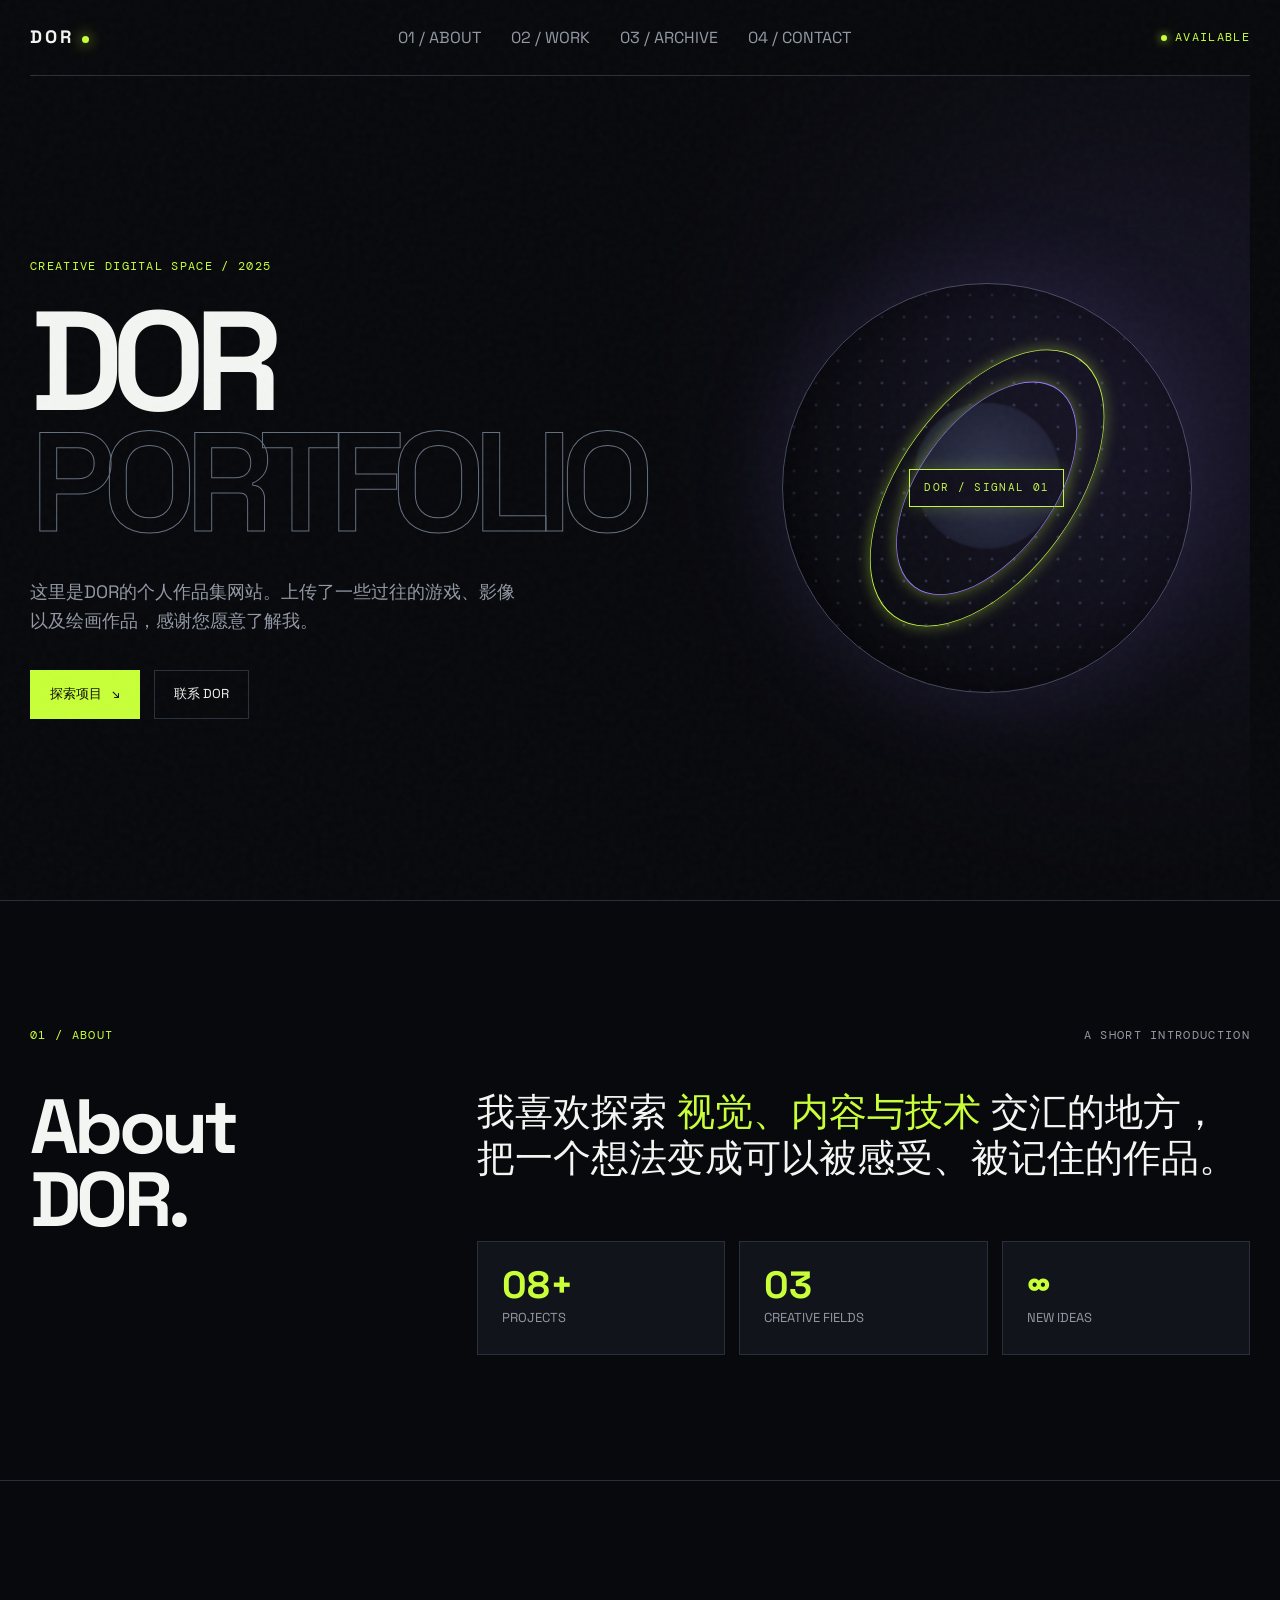
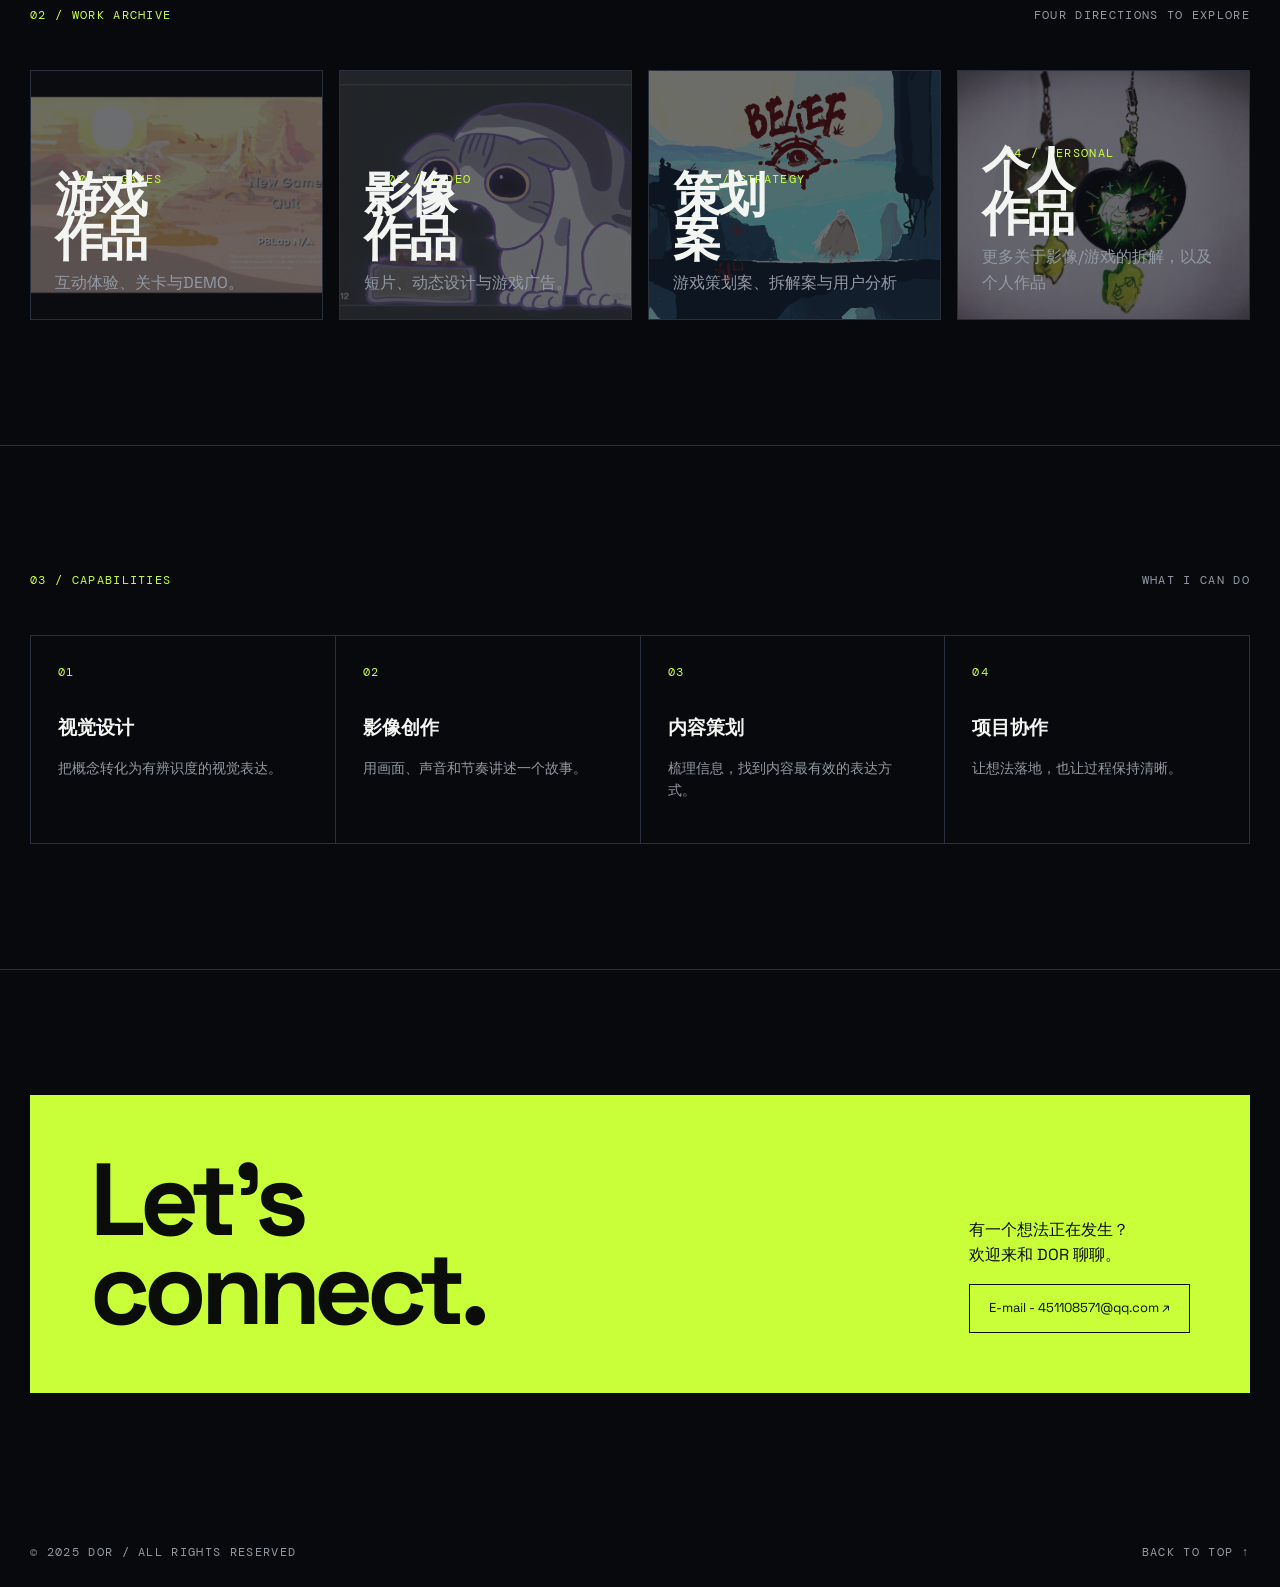
<file: index.html>
<!DOCTYPE html>
<html lang="zh-CN"><head><meta http-equiv="Content-Type" content="text/html; charset=UTF-8">

<meta name="viewport" content="width=device-width, initial-scale=1">
<meta name="description" content="DOR-作品展示主页">
<title>DOR - Portfolio 2026</title>
<style>
@import url('https://fonts.googleapis.com/css2?family=DM+Mono:wght@400;500&family=Space+Grotesk:wght@400;500;600;700&display=swap');
:root{--bg:#08090c;--panel:#11141a;--panel2:#171b23;--text:#f3f5f2;--muted:#9299a5;--line:#2a303b;--lime:#c8ff39;--violet:#9b7cff;--cyan:#67e8f9;--max:1220px}
*{box-sizing:border-box}html{scroll-behavior:smooth}body{margin:0;background:var(--bg);color:var(--text);font-family:'Space Grotesk',Arial,sans-serif;line-height:1.6;overflow-x:hidden}a{color:inherit;text-decoration:none}.noise{position:fixed;inset:0;pointer-events:none;opacity:.035;z-index:10;background-image:url("data:image/svg+xml,%3Csvg viewBox='0 0 160 160' xmlns='http://www.w3.org/2000/svg'%3E%3Cfilter id='n'%3E%3CfeTurbulence type='fractalNoise' baseFrequency='.9' numOctaves='4' stitchTiles='stitch'/%3E%3C/filter%3E%3Crect width='100%25' height='100%25' filter='url(%23n)' opacity='.75'/%3E%3C/svg%3E")}.container{width:min(calc(100% - 48px),var(--max));margin:auto}.mono{font-family:'DM Mono',monospace;text-transform:uppercase;letter-spacing:.11em;font-size:12px}.nav{height:76px;border-bottom:1px solid var(--line);display:flex;align-items:center;justify-content:space-between;position:relative;z-index:2}.brand{font-weight:700;letter-spacing:.18em;font-size:18px}.brand i{display:inline-block;width:7px;height:7px;background:var(--lime);border-radius:50%;margin-left:7px;box-shadow:0 0 14px var(--lime)}.navlinks{display:flex;gap:30px;color:var(--muted)}.navlinks a:hover{color:var(--lime)}.status{color:var(--lime);display:flex;align-items:center;gap:8px}.status:before{content:'';width:6px;height:6px;border-radius:50%;background:var(--lime);box-shadow:0 0 10px var(--lime)}
.hero{min-height:calc(100vh - 76px);display:grid;grid-template-columns:1.1fr .9fr;align-items:center;gap:50px;position:relative;overflow:hidden}.hero:after{content:'';position:absolute;width:480px;height:480px;border-radius:50%;right:-130px;top:10%;background:var(--violet);filter:blur(140px);opacity:.16;pointer-events:none}.eyebrow{color:var(--lime);margin-bottom:25px}.hero h1{font-size:clamp(64px,11vw,156px);line-height:.86;letter-spacing:-.09em;margin:0 0 35px;font-weight:600;max-width:730px}.hero h1 span{color:transparent;-webkit-text-stroke:1px #65707f}.hero-copy{max-width:500px;color:var(--muted);font-size:18px}.hero-actions{display:flex;gap:14px;margin-top:34px;flex-wrap:wrap}.btn{display:inline-flex;align-items:center;gap:10px;padding:13px 19px;border:1px solid var(--line);font-size:13px;transition:.25s}.btn.primary{background:var(--lime);border-color:var(--lime);color:#0b0d0b}.btn:hover{transform:translateY(-3px);box-shadow:0 0 24px #c8ff3940}.orb{width:min(100%,410px);aspect-ratio:1;border:1px solid #424958;border-radius:50%;margin:auto;position:relative;display:grid;place-items:center;background:radial-gradient(circle at 50% 47%,#272e3c 0 4%,#151a24 24%,transparent 25%),radial-gradient(circle,#242b38 0 1px,transparent 2px);background-size:auto,22px 22px;box-shadow:inset 0 0 60px #000,0 0 100px #9b7cff22}.orb:before,.orb:after{content:'';position:absolute;border:1px solid var(--lime);border-radius:50%;inset:11%;transform:rotate(36deg) scaleX(.55);box-shadow:0 0 20px #c8ff3966}.orb:after{inset:20%;border-color:var(--violet);transform:rotate(-54deg) scaleY(.55)}.orb-label{position:absolute;background:var(--bg);padding:9px 14px;color:var(--lime);border:1px solid var(--lime);font-size:11px;letter-spacing:.12em;box-shadow:0 0 18px #c8ff3933}
.section{padding:125px 0;border-top:1px solid var(--line)}.section-head{display:flex;justify-content:space-between;align-items:flex-end;margin-bottom:45px}.section h2{font-size:clamp(38px,6vw,78px);letter-spacing:-.06em;line-height:.95;margin:0}.section-index{color:var(--lime)}.intro{display:grid;grid-template-columns:1fr 2fr;gap:60px}.intro p{font-size:clamp(22px,3vw,38px);line-height:1.2;margin:0;max-width:780px}.intro p em{color:var(--lime);font-style:normal}.stats{display:grid;grid-template-columns:repeat(3,1fr);gap:14px;margin-top:60px}.stat{border:1px solid var(--line);padding:24px;background:var(--panel)}.stat strong{font-size:38px;display:block;color:var(--lime);line-height:1}.stat span{color:var(--muted);font-size:13px}
.work-grid{display:grid;grid-template-columns:1.35fr .85fr;gap:16px}.work-card{min-height:360px;background:var(--panel);border:1px solid var(--line);position:relative;overflow:hidden;padding:25px;display:flex;flex-direction:column;justify-content:space-between;transition:.3s}.work-card:hover{border-color:var(--lime);transform:translateY(-5px)}.work-card.large{grid-row:span 2;min-height:736px}.visual{position:absolute;inset:0;opacity:.72;background:radial-gradient(circle at 70% 35%,#9b7cffaa 0 2%,transparent 24%),linear-gradient(135deg,#131825,#090a0e 65%)}.work-card:nth-child(2) .visual{background:radial-gradient(circle at 30% 45%,#c8ff39aa 0 1%,transparent 20%),linear-gradient(145deg,#26331e,#0b0e0d 70%)}.work-card:nth-child(3) .visual{background:linear-gradient(135deg,#152c36,#11141a 54%),repeating-linear-gradient(120deg,transparent 0 15px,#67e8f922 16px 17px)}.work-card:after{content:'↗';position:absolute;right:25px;bottom:20px;font-size:28px;color:var(--lime)}.work-meta,.work-title{position:relative;z-index:1}.work-meta{display:flex;justify-content:space-between;color:#d1d5dc}.work-title h3{font-size:clamp(28px,4vw,54px);letter-spacing:-.06em;margin:0 0 6px}.work-title p{color:#bdc3cb;margin:0;max-width:390px}.play{display:inline-grid;place-items:center;width:48px;height:48px;border:1px solid var(--lime);color:var(--lime);border-radius:50%;font-size:16px}
.skills{display:grid;grid-template-columns:repeat(4,1fr);gap:1px;background:var(--line);border:1px solid var(--line)}.skill{background:var(--bg);padding:27px;min-height:180px}.skill b{font-size:19px}.skill p{color:var(--muted);font-size:14px}.skill-no{color:var(--lime);display:block;margin-bottom:30px}.contact{background:var(--lime);color:#0b0d0b;padding:60px;display:flex;justify-content:space-between;gap:30px;align-items:end}.contact h2{font-size:clamp(42px,8vw,105px);margin:0;line-height:.87}.contact .btn{border-color:#0b0d0b;color:#0b0d0b}.footer{padding:25px 0;color:var(--muted);display:flex;justify-content:space-between}.mobile-toggle{display:none;background:none;border:0;color:var(--text);font-size:22px}
@media(max-width:800px){.container{width:min(calc(100% - 30px),var(--max))}.navlinks{display:none}.mobile-toggle{display:block}.navlinks.open{display:flex;position:absolute;top:76px;left:0;right:0;background:var(--bg);padding:20px;flex-direction:column;border-bottom:1px solid var(--line)}.status{display:none}.hero{grid-template-columns:1fr;padding:80px 0 100px;min-height:auto}.hero h1{font-size:clamp(64px,20vw,120px)}.orb{width:min(82vw,350px);margin-top:20px}.section{padding:80px 0}.intro{grid-template-columns:1fr;gap:25px}.stats{margin-top:35px}.work-grid{grid-template-columns:1fr}.work-card.large{grid-row:auto;min-height:480px}.work-card{min-height:330px}.skills{grid-template-columns:1fr 1fr}.skill{min-height:160px;padding:18px}.contact{padding:35px 25px;display:block}.contact .btn{margin-top:28px}.footer{font-size:11px}}
@media(max-width:460px){.skills{grid-template-columns:1fr}.hero-copy{font-size:16px}.section-head{display:block}.section-index{display:block;margin-bottom:18px}}

.category-grid{display:grid;grid-template-columns:repeat(4,1fr);gap:16px}.category-card{min-height:250px;background:var(--panel);border:1px solid var(--line);position:relative;overflow:hidden;padding:24px;display:flex;flex-direction:column;justify-content:flex-end;transition:.3s}.category-card:hover{border-color:var(--lime);transform:translateY(-5px)}.category-card h3{font-size:clamp(28px,4vw,48px);line-height:.92;letter-spacing:-.06em;margin:8px 0}.category-card p{color:var(--muted);margin:0}.category-no{color:var(--lime);position:absolute;left:24px;top:24px}.category-card>.category-cover{position:absolute;inset:0;width:100%;height:100%;object-fit:cover;opacity:.38;filter:saturate(.72) contrast(1.08);z-index:0}.category-card>*:not(.category-cover){position:relative;z-index:1}.category-view{display:none;padding:110px 0 130px;border-top:1px solid var(--line)}.category-view.is-active{display:block}.view-top{display:flex;justify-content:space-between;align-items:flex-end;gap:40px;margin-bottom:55px}.view-top h1{font-size:clamp(58px,10vw,132px);line-height:.86;letter-spacing:-.08em;margin:14px 0 24px}.view-top h1 span{color:transparent;-webkit-text-stroke:1px #65707f}.view-copy{max-width:560px;color:var(--muted);font-size:18px;margin:0}.view-back{color:var(--lime);white-space:nowrap}.archive-grid{display:grid;grid-template-columns:repeat(3,1fr);gap:16px}.archive-card{min-height:300px;background:var(--panel);border:1px solid var(--line);padding:24px;display:flex;flex-direction:column;justify-content:space-between;transition:.3s}.archive-card:hover{border-color:var(--lime);transform:translateY(-5px)}.archive-card h2{font-size:clamp(26px,3vw,42px);letter-spacing:-.05em;margin:12px 0 8px}.archive-card p{color:var(--muted);margin:0}.archive-tag{color:var(--lime)}.archive-card.placeholder{border-style:dashed;color:var(--muted);justify-content:center;align-items:flex-start;gap:18px}.archive-card.placeholder strong{font-size:64px;line-height:1;color:var(--lime);font-weight:400}.game-media{margin:-24px -24px 22px;aspect-ratio:16/9;background:#050608;overflow:hidden}.game-media video{display:block;width:100%;height:100%;object-fit:cover}.view-note{color:var(--muted);margin:28px 0 0}.archive-card.has-cover{position:relative;overflow:hidden}.archive-card.has-cover .archive-cover{position:absolute;inset:0;width:100%;height:100%;object-fit:cover;opacity:.32;filter:saturate(.8) contrast(1.08)}.archive-card.has-cover>div,.archive-card.has-cover>a{position:relative;z-index:1}
@media(max-width:900px){.category-grid{grid-template-columns:repeat(2,1fr)}.archive-grid{grid-template-columns:repeat(2,1fr)}}@media(max-width:800px){.view-top{display:block}.view-back{display:inline-block;margin-top:24px}}@media(max-width:520px){.category-grid,.archive-grid{grid-template-columns:1fr}.category-card{min-height:200px}.view-top h1{font-size:clamp(52px,16vw,86px)}}
/* The ninth game is a portrait video (642 x 1136), so keep its native frame
   instead of forcing it into the archive's default 16:9 media box. */
.game-media:has(video[poster$="game-9-cover.png"]){aspect-ratio:642/1136}
.game-media:has(video[poster$="game-9-cover.png"]) video{object-fit:contain;background:#050608}
.archive-card:has(video[poster$="game-9-cover.png"]){align-self:start}
.video-media{margin:-24px -24px 22px;aspect-ratio:9/16;background:#050608;overflow:hidden}
.video-media video{display:block;width:100%;height:100%;object-fit:contain;background:#050608}
.video-archive-card{align-self:start}.pdf-archive-card{grid-column:span 2;min-height:420px}.pdf-archive-card .archive-cover{opacity:.42;filter:saturate(.72) contrast(1.08)}.pdf-meta{color:var(--lime)!important;margin-top:18px!important}.pdf-actions{display:flex;gap:12px;flex-wrap:wrap;margin-top:24px}.video-pdf-card{grid-column:span 1;min-height:0;padding:0;overflow:hidden}.video-pdf-card .pdf-cover-media{margin:0;aspect-ratio:9/16;background:#050608;overflow:hidden}.video-pdf-card .pdf-cover-media img{display:block;width:100%;height:100%;object-fit:contain;background:#050608}.video-pdf-card .pdf-info{padding:24px 24px 0}.video-pdf-card .pdf-actions{justify-content:flex-end;margin:22px 24px 24px}
@media(max-width:520px){.pdf-archive-card{grid-column:span 1}}
</style>
</head>
<body>
<div class="noise"></div>
<header class="container nav">
  <a class="brand" href="#top">DOR<i></i></a>
  <nav class="navlinks" id="navlinks"><a href="#about">01 / ABOUT</a><a href="#archive">02 / WORK</a><a href="#archive">03 / ARCHIVE</a><a href="#contact">04 / CONTACT</a></nav>
  <div class="status mono">AVAILABLE</div><button class="mobile-toggle" aria-label="打开菜单" onclick="document.getElementById(&#39;navlinks&#39;).classList.toggle(&#39;open&#39;)">☰</button>
</header>
<main id="top"><div class="home-content" id="home-content">
<section class="container hero"><div><div class="eyebrow mono">CREATIVE DIGITAL SPACE / 2025</div><h1>DOR<br><span>PORTFOLIO</span></h1><p class="hero-copy">这里是DOR的个人作品集网站。上传了一些过往的游戏、影像以及绘画作品，感谢您愿意了解我。</p><div class="hero-actions"><a class="btn primary" href="#archive">探索项目 <span>↘</span></a><a class="btn" href="#contact">联系 DOR</a></div></div><div class="orb"><div class="orb-label mono">DOR / SIGNAL 01</div></div></section>
<section class="section" id="about"><div class="container"><div class="section-head"><span class="section-index mono">01 / ABOUT</span><span class="mono" style="color:var(--muted)">A SHORT INTRODUCTION</span></div><div class="intro"><h2>About<br>DOR.</h2><div><p>我喜欢探索 <em>视觉、内容与技术</em> 交汇的地方，把一个想法变成可以被感受、被记住的作品。</p><div class="stats"><div class="stat"><strong>08+</strong><span>PROJECTS</span></div><div class="stat"><strong>03</strong><span>CREATIVE FIELDS</span></div><div class="stat"><strong>∞</strong><span>NEW IDEAS</span></div></div></div></div></div></section>

<section class="section" id="archive"><div class="container"><div class="section-head"><span class="section-index mono">02 / WORK ARCHIVE</span><span class="mono" style="color:var(--muted)">FOUR DIRECTIONS TO EXPLORE</span></div><div class="category-grid"><a class="category-card" href="#games"><img class="category-cover" src="assets/videos/games-cover.jpg" alt="游戏作品封面"><span class="category-no mono">01 / GAMES</span><h3>游戏<br>作品</h3><p>互动体验、关卡与DEMO。</p></a><a class="category-card" href="#video"><img class="category-cover" src="assets/videos/video-archive-cover.png" alt="影像作品封面"><span class="category-no mono">02 / VIDEO</span><h3>影像<br>作品</h3><p>短片、动态设计与游戏广告。</p></a><a class="category-card" href="#strategy"><img class="category-cover" src="assets/docs/belief-cover.png" alt="策划案封面"><span class="category-no mono">03 / STRATEGY</span><h3>策划<br>案</h3><p>游戏策划案、拆解案与用户分析</p></a><a class="category-card" href="#personal"><img class="category-cover" src="assets/docs/personal-cover.png" alt="个人作品封面"><span class="category-no mono">04 / PERSONAL</span><h3>个人<br>作品</h3><p>更多关于影像/游戏的拆解，以及个人作品</p></a></div></div></section>
<section class="section" id="skills"><div class="container"><div class="section-head"><span class="section-index mono">03 / CAPABILITIES</span><span class="mono" style="color:var(--muted)">WHAT I CAN DO</span></div><div class="skills"><div class="skill"><span class="skill-no mono">01</span><b>视觉设计</b><p>把概念转化为有辨识度的视觉表达。</p></div><div class="skill"><span class="skill-no mono">02</span><b>影像创作</b><p>用画面、声音和节奏讲述一个故事。</p></div><div class="skill"><span class="skill-no mono">03</span><b>内容策划</b><p>梳理信息，找到内容最有效的表达方式。</p></div><div class="skill"><span class="skill-no mono">04</span><b>项目协作</b><p>让想法落地，也让过程保持清晰。</p></div></div></div></section>
<section class="section" id="contact"><div class="container"><div class="contact"><h2>Let's<br>connect.</h2><div><p>有一个想法正在发生？<br>欢迎来和 DOR 聊聊。</p><a class="btn" href="mailto:451108571@qq.com">E-mail - 451108571@qq.com ↗</a></div></div></div></section>
</div>
<section class="category-view" id="games" data-view="games"><div class="container"><div class="view-top"><div><span class="section-index mono">01 / GAMES</span><h1>游戏<br><span>作品</span></h1><p class="view-copy">互动体验、关卡与DEMO。这里会收录游戏原型、交互叙事和可玩的作品。</p></div><a class="view-back mono" href="#archive">← 返回作品板块</a></div><div class="archive-grid"><article class="archive-card"><div class="game-media"><video controls playsinline preload="none" poster="assets/videos/game-cover-1.jpg"><source src="assets/videos/game-1.mp4" type="video/mp4">你的浏览器不支持视频播放。</video></div><div><span class="archive-tag mono">FEATURED / 001</span><h2>游戏作品 01</h2><p>《悠·田》农耕主题挂机休闲游戏</p></div><span class="mono">GAMEPLAY VIDEO ↗</span></article><article class="archive-card"><div class="game-media"><video controls playsinline preload="none" poster="assets/videos/game-2-cover.jpg"><source src="assets/videos/game-2.mp4" type="video/mp4">你的浏览器不支持视频播放。</video></div><div><span class="archive-tag mono">FEATURED / 002</span><h2>游戏作品 02</h2><p>《关于我变成面包人那件事》动作冒险游戏</p></div><span class="mono">GAMEPLAY VIDEO ↗</span></article><article class="archive-card"><div class="game-media"><video controls playsinline preload="none" poster="assets/videos/game-3-cover.jpg"><source src="assets/videos/game-3.mp4" type="video/mp4">你的浏览器不支持视频播放。</video></div><div><span class="archive-tag mono">FEATURED / 003</span><h2>游戏作品 03</h2><p>《等待风来》模拟经营类游戏</p></div><span class="mono">GAMEPLAY VIDEO ↗</span></article><article class="archive-card"><div class="game-media"><video controls playsinline preload="none" poster="assets/videos/games-4-cover.png"><source src="assets/videos/games-4.mp4" type="video/mp4">你的浏览器不支持视频播放。</video></div><div><span class="archive-tag mono">FEATURED / 004</span><h2>游戏作品 04</h2><p>《游戏开始在一周目后》动作冒险游戏</p></div><span class="mono">GAMEPLAY VIDEO ↗</span></article><article class="archive-card"><div class="game-media"><video controls playsinline preload="none" poster="assets/videos/game-5-cover.png"><source src="assets/videos/game-5-1.mp4" type="video/mp4">你的浏览器不支持视频播放。</video></div><div><span class="archive-tag mono">FEATURED / 005</span><h2>游戏作品 05</h2><p>《诗尔华的十天》角色扮演类游戏</p></div><span class="mono">GAMEPLAY VIDEO ↗</span></article><article class="archive-card"><div class="game-media"><video controls playsinline preload="none" poster="assets/videos/game-6-cover.png"><source src="assets/videos/game-6.mp4" type="video/mp4">你的浏览器不支持视频播放。</video></div><div><span class="archive-tag mono">FEATURED / 006</span><h2>游戏作品 06</h2><p>《Toroni Zero》2D像素平台跳跃+解谜</p></div><span class="mono">GAMEPLAY VIDEO ↗</span></article><article class="archive-card"><div class="game-media"><video controls playsinline preload="none" poster="assets/videos/game-7-cover.png"><source src="assets/videos/game-7-1.mp4" type="video/mp4">你的浏览器不支持视频播放。</video></div><div><span class="archive-tag mono">FEATURED / 007</span><h2>游戏作品 07</h2><p>《跌入梦境》休闲解密类游戏</p></div><span class="mono">GAMEPLAY VIDEO ↗</span></article><article class="archive-card"><div class="game-media"><video controls playsinline preload="none" poster="assets/videos/game-8-cover.png"><source src="assets/videos/game-8-1.mp4" type="video/mp4">你的浏览器不支持视频播放。</video></div><div><span class="archive-tag mono">FEATURED / 008</span><h2>游戏作品 08</h2><p>《Belief》动作冒险类游戏</p></div><span class="mono">GAMEPLAY VIDEO ↗</span></article><article class="archive-card"><div class="game-media"><video controls playsinline preload="none" poster="assets/videos/game-9-cover.png"><source src="assets/videos/game-9.mp4" type="video/mp4">你的浏览器不支持视频播放。</video></div><div><span class="archive-tag mono">FEATURED / 009</span><h2>游戏作品 09</h2><p>《Farm Feud》试玩广告</p></div><span class="mono">GAMEPLAY VIDEO ↗</span></article><article class="archive-card placeholder"><div><span class="mono">OPEN SLOT / 010</span><strong>+</strong></div><p>上传下一个游戏作品</p></article></div><p class="view-note mono">更新方式：复制一个卡片，替换标题、描述与链接即可。</p></div></section>
<section class="category-view" id="video" data-view="video"><div class="container"><div class="view-top"><div><span class="section-index mono">02 / VIDEO</span><h1>影像<br><span>作品</span></h1><p class="view-copy">短片、动态设计与游戏广告。适合放置视频封面、播放器链接、幕后花絮和系列作品。</p></div><a class="view-back mono" href="#archive">← 返回作品板块</a></div><div class="archive-grid"><article class="archive-card video-archive-card"><div class="video-media"><video controls playsinline preload="none" poster="assets/videos/video-1-cover.png"><source src="assets/videos/video-1.mp4" type="video/mp4">你的浏览器不支持视频播放。</video></div><div><span class="archive-tag mono">FEATURED / 001</span><h2>广告作品 01</h2><p>《Farm Feud》游戏广告素材</p></div><span class="mono">VIDEO / AD ↗</span></article><article class="archive-card video-archive-card"><div class="video-media"><video controls playsinline preload="none" poster="assets/videos/video-2-cover.png"><source src="assets/videos/video-2.mp4" type="video/mp4">你的浏览器不支持视频播放。</video></div><div><span class="archive-tag mono">FEATURED / 002</span><h2>广告作品 02</h2><p>《Farm Feud》游戏广告素材</p></div><span class="mono">VIDEO / AD ↗</span></article><article class="archive-card video-archive-card"><div class="video-media"><video controls playsinline preload="none" poster="assets/videos/video-3-cover.png"><source src="assets/videos/video-3.mp4" type="video/mp4">你的浏览器不支持视频播放。</video></div><div><span class="archive-tag mono">FEATURED / 003</span><h2>广告作品 03</h2><p>《Farm Feud》游戏广告素材</p></div><span class="mono">VIDEO / AD ↗</span></article><article class="archive-card video-archive-card"><div class="video-media"><video controls playsinline preload="none" poster="assets/videos/video-4-cover.png"><source src="assets/videos/video-4.mp4" type="video/mp4">你的浏览器不支持视频播放。</video></div><div><span class="archive-tag mono">FEATURED / 004</span><h2>广告作品 04</h2><p>《Farm Feud》游戏广告素材</p></div><span class="mono">VIDEO / AD ↗</span></article><article class="archive-card placeholder"><div><span class="mono">OPEN SLOT / 005</span><strong>+</strong></div><p>上传下一个影像作品</p></article></div><p class="view-note mono">更新方式：把视频链接替换到对应卡片，或添加新的 archive-card。</p></div></section>
<section class="category-view" id="strategy" data-view="strategy"><div class="container"><div class="view-top"><div><span class="section-index mono">03 / STRATEGY</span><h1>策划<br><span>案</span></h1><p class="view-copy">游戏策划案、拆解案与用户分析。用清晰的结构展示洞察、概念、执行与结果。</p></div><a class="view-back mono" href="#archive">← 返回作品板块</a></div><div class="archive-grid"><article class="archive-card has-cover pdf-archive-card"><img class="archive-cover" src="assets/docs/belief-cover.png" alt="Belief 游戏策划案封面"><div><span class="archive-tag mono">FEATURED / 001 · PDF</span><h2>Belief<br>游戏策划案</h2><p>像素风 2D 横版卷轴动作冒险游戏。</p><p class="pdf-meta mono">GAME DESIGN / PDF</p></div><div class="pdf-actions"><a class="btn primary" href="assets/docs/belief-game-design.pdf" target="_blank" rel="noopener">OPEN PDF ↗</a><a class="btn" href="assets/docs/belief-game-design.pdf" download>DOWNLOAD PDF ↓</a></div></article><article class="archive-card placeholder"><div><span class="mono">OPEN SLOT / 002</span><strong>+</strong></div><p>上传下一份策划案</p></article><article class="archive-card placeholder"><div><span class="mono">OPEN SLOT / 003</span><strong>+</strong></div><p>上传下一份策划案</p></article></div><p class="view-note mono">更新方式：补充项目背景、职责、策略与成果，保持每张卡片信息简洁。</p></div></section>
<section class="category-view" id="personal" data-view="personal"><div class="container"><div class="view-top"><div><span class="section-index mono">04 / PERSONAL</span><h1>个人<br><span>作品</span></h1><p class="view-copy">更多关于影像/游戏的拆解，以及个人作品。记录个人实验、插画、文字、代码和其他正在发生的创作。</p></div><a class="view-back mono" href="#archive">← 返回作品板块</a></div><div class="archive-grid"><article class="archive-card has-cover pdf-archive-card"><img class="archive-cover" src="assets/docs/portfolio-v3-cover.png" alt="设计作品集封面"><div><span class="archive-tag mono">FEATURED / 001 · PDF</span><h2>设计作品集<br>2020-2026</h2><p>IP设计、动画、插画与游戏作品整理。</p><p class="pdf-meta mono">43 PAGES / PDF</p></div><div class="pdf-actions"><a class="btn primary" href="assets/docs/portfolio-v3.pdf" target="_blank" rel="noopener">OPEN PDF ↗</a><a class="btn" href="assets/docs/portfolio-v3.pdf" download>DOWNLOAD PDF ↓</a></div></article><article class="archive-card placeholder"><div><span class="mono">OPEN SLOT / 002</span><strong>+</strong></div><p>上传下一个个人作品</p></article><article class="archive-card placeholder"><div><span class="mono">OPEN SLOT / 003</span><strong>+</strong></div><p>上传下一个个人作品</p></article></div><p class="view-note mono">更新方式：这里可以自由放入任何不属于前三类的作品。</p></div></section>
</main>
<footer class="container footer mono"><span>© 2025 DOR / ALL RIGHTS RESERVED</span><a href="#top">BACK TO TOP ↑</a></footer>
<script>document.querySelectorAll('.navlinks a').forEach(a=>a.addEventListener('click',()=>document.getElementById('navlinks').classList.remove('open')));</script>

<script>
const views=['games','video','strategy','personal'];
const home=document.getElementById('home-content');
const nav=document.getElementById('navlinks');
function renderView(){const key=location.hash.slice(1);const active=views.includes(key)?key:null;home.hidden=Boolean(active);document.querySelectorAll('.category-view').forEach(view=>view.classList.toggle('is-active',view.dataset.view===active));document.querySelectorAll('.navlinks a').forEach(link=>link.classList.toggle('active',link.getAttribute('href')==='#'+active));if(active)window.scrollTo(0,0);}
if(location.hash==='#work')location.hash='#archive';window.addEventListener('hashchange',renderView);document.querySelectorAll('.navlinks a').forEach(link=>link.addEventListener('click',()=>nav.classList.remove('open')));renderView();
</script>

<script>
// Insert the newest ad first, then keep the existing archive cards in sequence.
const videoArchive=document.querySelector('#video .archive-grid');
const videoSlot=videoArchive?.querySelector('.archive-card.placeholder');
if(videoArchive&&videoSlot){
  const firstAd=document.createElement('article');
  firstAd.className='archive-card video-archive-card';
  firstAd.innerHTML='<div class="video-media"><video controls playsinline preload="none" poster="assets/videos/video-14-cover.jpg"><source src="assets/videos/video-14.mp4" type="video/mp4">你的浏览器不支持视频播放。</video></div><div><span class="archive-tag mono">FEATURED / 001</span><h2>广告作品 01</h2><p>《Farm Feud》游戏广告素材</p></div><span class="mono">VIDEO / AD ↗</span>';
  videoArchive.prepend(firstAd);
  const storyboard=document.createElement('article');
  storyboard.className='archive-card video-archive-card video-pdf-card';
  storyboard.innerHTML='<div class="pdf-cover-media"><img src="assets/docs/farm-feud-ad-02-storyboard-cover.png" alt="广告作品 02 分镜脚本封面"></div><div class="pdf-info"><span class="archive-tag mono">FEATURED / 002 · PDF</span><h2>广告作品 02<br>分镜脚本</h2><p>《Farm Feud》游戏广告分镜脚本。</p><p class="pdf-meta mono">STORYBOARD / PDF</p></div><div class="pdf-actions"><a class="btn" href="assets/docs/farm-feud-ad-02-storyboard.pdf" target="_blank" rel="noopener">OPEN PDF ↗</a></div>';
  firstAd.after(storyboard);
  const reels=Array.from({length:9},(_,i)=>i+5).map(n=>{
    const number=String(n).padStart(3,'0');
    const description=n>=8?'《钓鱼大咖》游戏广告素材':'《Farm Feud》游戏广告素材';
    return `<article class="archive-card video-archive-card"><div class="video-media"><video controls playsinline preload="none" poster="assets/videos/video-${n}-cover.png"><source src="assets/videos/video-${n}.mp4" type="video/mp4">你的浏览器不支持视频播放。</video></div><div><span class="archive-tag mono">FEATURED / ${number}</span><h2>广告作品 ${String(n).padStart(2,'0')}</h2><p>${description}</p></div><span class="mono">VIDEO / AD ↗</span></article>`;
  }).join('');
  const finalAd='<article class="archive-card video-archive-card"><div class="video-media"><video controls playsinline preload="none" poster="assets/videos/video-16-cover.jpg"><source src="assets/videos/video-16.mp4" type="video/mp4">你的浏览器不支持视频播放。</video></div><div><span class="archive-tag mono">FEATURED / 015</span><h2>广告作品 15</h2><p>《Farm Feud》游戏广告素材</p></div><span class="mono">VIDEO / AD ↗</span></article>';
  videoSlot.outerHTML=reels+finalAd+`<article class="archive-card placeholder"><div><span class="mono">OPEN SLOT / 017</span><strong>+</strong></div><p>上传下一个影像作品</p></article>`;
  videoArchive.querySelectorAll('.video-archive-card:not(.video-pdf-card)').forEach((card,index)=>{
    const adNumber=index===0?1:index+2;
    const number=String(adNumber).padStart(3,'0');
    card.querySelector('.archive-tag').textContent=`FEATURED / ${number}`;
    card.querySelector('h2').textContent=`广告作品 ${String(adNumber).padStart(2,'0')}`;
  });
}
</script>

<script>
const strategyArchive=document.querySelector('#strategy .archive-grid');
const strategySlot=strategyArchive?.querySelector('.archive-card.placeholder');
if(strategyArchive&&strategySlot){
  const reportCard=document.createElement('article');
  reportCard.className='archive-card has-cover pdf-archive-card';
  reportCard.innerHTML='<img class="archive-cover" src="assets/docs/coin-master-board-adventure-experience-report-cover.png" alt="Coin Master - Board Adventure发行体验报告封面"><div><span class="archive-tag mono">FEATURED / 002 · PDF</span><h2>Coin Master - Board Adventure<br>发行体验报告</h2><p>Coin Master - Board Adventure 游戏发行体验报告。</p><p class="pdf-meta mono">USER EXPERIENCE / PDF</p></div><div class="pdf-actions"><a class="btn primary" href="assets/docs/coin-master-board-adventure-experience-report.pdf" target="_blank" rel="noopener">OPEN PDF ↗</a><a class="btn" href="assets/docs/coin-master-board-adventure-experience-report.pdf" download>DOWNLOAD PDF ↓</a></div>';
  strategySlot.before(reportCard);
  strategyArchive.querySelectorAll('.archive-card.placeholder').forEach((card,index)=>{
    card.querySelector('.mono').textContent=`OPEN SLOT / ${String(index+3).padStart(3,'0')}`;
  });
}
</script>

<script>
// Defer video downloads until a card is close to the viewport.
(function(){
  const videos=Array.from(document.querySelectorAll('video'));
  if(!videos.length)return;
  const loadVideo=video=>{
    if(video.dataset.loaded==='true')return;
    video.querySelectorAll('source[data-src]').forEach(source=>{
      source.setAttribute('src',source.dataset.src);
      source.removeAttribute('data-src');
    });
    video.dataset.loaded='true';
    video.load();
  };
  videos.forEach(video=>{
    video.preload='none';
    const source=video.querySelector('source[src]');
    if(source){
      source.dataset.src=source.getAttribute('src');
      source.removeAttribute('src');
    }
    video.addEventListener('pointerdown',()=>loadVideo(video),{once:true});
  });
  if('IntersectionObserver' in window){
    const observer=new IntersectionObserver(entries=>{
      entries.forEach(entry=>{
        if(entry.isIntersecting){
          loadVideo(entry.target);
          observer.unobserve(entry.target);
        }
      });
    },{rootMargin:'500px 0px'});
    videos.forEach(video=>observer.observe(video));
  }else{
    videos.forEach(loadVideo);
  }
})();
</script>

</body></html>
</file>
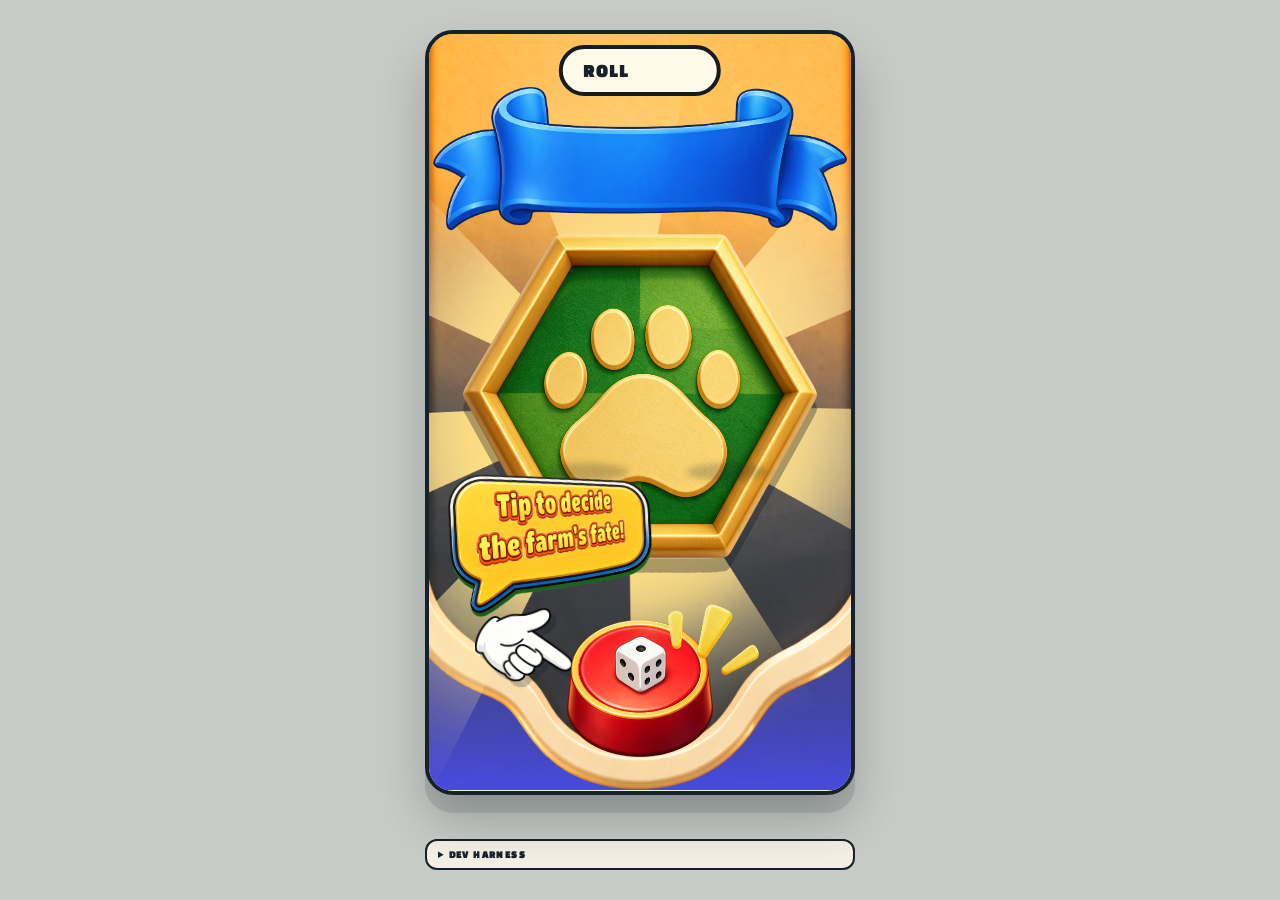
<file: assets/games/index.html>
<!doctype html>
<html lang="en">
  <head>
    <meta charset="UTF-8" />
    <meta name="viewport" content="width=device-width, initial-scale=1, viewport-fit=cover" />
    <title>Farm Feud - Two Part Playable MVP</title>
    <meta name="theme-color" content="#1563b2" />
    <meta name="apple-mobile-web-app-capable" content="yes" />
    <meta name="apple-mobile-web-app-status-bar-style" content="default" />
    <link rel="stylesheet" href="./styles.css" />
  </head>
  <body>
    <main class="prototype-shell">
      <section class="game-stage dice-stage" id="gameRoot" data-roll-theme="positive" data-result-state="hidden" aria-label="Farm Feud playable prototype">
        <section class="game-screen dice-screen" id="diceScreen" aria-label="Dice roll screen">
          <img class="dice-art-layer dice-background-art" src="./assets/dice/background.png" alt="" aria-hidden="true" />
          <img class="dice-art-layer dice-base-ui" src="./assets/dice/base-ui.png" alt="" aria-hidden="true" />
          <img class="dice-art-layer dice-rays-effect" src="./assets/dice/rays-effect.png" alt="" aria-hidden="true" />

          <div class="paper-lines" aria-hidden="true"></div>
          <div class="speed-lines" aria-hidden="true"></div>

          <div class="round-indicator">
            <span>ROLL</span>
            <strong id="roundIndicator"></strong>
          </div>

          <header class="buff-banner" aria-live="polite">
            <img class="buff-banner-art" src="./assets/dice/blue-ribbon.png" alt="" aria-hidden="true" />
            <img class="banner-fire-art" src="./assets/dice/banner-fire.png" alt="" aria-hidden="true" />
            <img class="banner-small-art" src="./assets/dice/banner-small-alt.png" alt="" aria-hidden="true" />
            <img class="banner-dynamax-art" src="./assets/dice/banner-dynamax-alt.png" alt="" aria-hidden="true" />
            <div class="multiplier-badge" aria-hidden="true">
              <img class="multiplier-burst-art" src="./assets/dice/multiplier-burst.png" alt="" />
              <img class="banner-multiplier-art" src="./assets/dice/multiplier-x20.png" alt="" />
              <img class="banner-x1-art" src="./assets/dice/multiplier-x1.png" alt="" />
              <img class="banner-x99-art" src="./assets/dice/multiplier-x99.png" alt="" />
            </div>
            <strong id="bannerText"></strong>
            <span class="banner-burst" id="bannerResult"></span>
          </header>

          <section class="dice-board" aria-label="Two dice result board">
            <img class="dice-board-art" src="./assets/dice/board.png" alt="" aria-hidden="true" />
            <div class="board-label board-label-left">FUNCTION DIE</div>
            <div class="board-label board-label-right">VALUE DIE</div>

            <div class="dice-pair">
              <div class="die-column">
                <div class="die-callout" id="skillCallout">
                  <img class="board-callout-art board-icon-fire" src="./assets/dice/board-callouts/fire.png" alt="" aria-hidden="true" />
                  <img class="board-callout-art board-icon-small" src="./assets/dice/board-callouts/small.png" alt="" aria-hidden="true" />
                  <img class="board-callout-art board-icon-dynamax" src="./assets/dice/board-callouts/dynamax.png" alt="" aria-hidden="true" />
                </div>
                <div class="dice-shadow"></div>
                <div class="dice-cube skill-cube" id="skillDie" aria-label="Function die">
                  <div class="cube-face cube-front pip-layout pip-six"><i></i><i></i><i></i><i></i><i></i><i></i></div>
                  <div class="cube-face cube-back pip-layout pip-two"><i></i><i></i></div>
                  <div class="cube-face cube-right pip-layout pip-four"><i></i><i></i><i></i><i></i></div>
                  <div class="cube-face cube-left pip-layout pip-three"><i></i><i></i><i></i></div>
                  <div class="cube-face cube-top pip-layout pip-one"><i></i></div>
                  <div class="cube-face cube-bottom pip-layout pip-five"><i></i><i></i><i></i><i></i><i></i></div>
                </div>
                <canvas class="dice-gif-canvas dice-gif-red" id="redDiceGif" width="148" height="148" aria-label="Animated red function die"></canvas>
              </div>

              <div class="die-column">
                <div class="die-callout value-callout" id="valueCallout">
                  <img class="board-callout-art board-icon-x1" src="./assets/dice/board-callouts/x1.png" alt="" aria-hidden="true" />
                  <img class="board-callout-art board-icon-x20" src="./assets/dice/board-callouts/x20.png" alt="" aria-hidden="true" />
                  <img class="board-callout-art board-icon-x99" src="./assets/dice/board-callouts/x99.png" alt="" aria-hidden="true" />
                </div>
                <div class="dice-shadow"></div>
                <div class="dice-cube value-cube" id="valueDie" aria-label="Value die">
                  <div class="cube-face cube-front pip-layout pip-four"><i></i><i></i><i></i><i></i></div>
                  <div class="cube-face cube-back pip-layout pip-five"><i></i><i></i><i></i><i></i><i></i></div>
                  <div class="cube-face cube-right pip-layout pip-two"><i></i><i></i></div>
                  <div class="cube-face cube-left pip-layout pip-six"><i></i><i></i><i></i><i></i><i></i><i></i></div>
                  <div class="cube-face cube-top pip-layout pip-one"><i></i></div>
                  <div class="cube-face cube-bottom pip-layout pip-three"><i></i><i></i><i></i></div>
                </div>
                <canvas class="dice-gif-canvas dice-gif-blue" id="blueDiceGif" width="148" height="148" aria-label="Animated blue value die"></canvas>
              </div>
            </div>

            <div class="board-result" id="boardResult"></div>
          </section>

          <div class="tap-bubble" id="tapBubble" aria-label="Instruction text placeholder">
            <img class="tap-bubble-art" src="./assets/dice/farm-fate-bubble.png" alt="" aria-hidden="true" />
            <img class="farm-fate-prompt-art" src="./assets/dice/farm-fate-prompt-v2.png" alt="Tap to decide the farm's fate!" />
            <span id="tapBubbleText" class="visually-hidden"></span>
          </div>

          <div class="tap-hand" aria-hidden="true">
            <img class="tap-hand-art" src="./assets/dice/tap-hand.png" alt="" />
          </div>

          <div class="button-ornament" aria-hidden="true"></div>

          <div class="weapon-placeholder" id="weaponPlaceholder" aria-label="Round weapon" aria-hidden="true">
            <span class="weapon-hammer-handle"></span>
            <span class="weapon-hammer-head"></span>
            <span class="weapon-flame-mark weapon-mark-one"></span>
            <span class="weapon-flame-mark weapon-mark-two"></span>
            <span class="weapon-flame-mark weapon-mark-three"></span>
            <img class="weapon-art weapon-art-flame" src="./assets/dice/hammer-flame.png" alt="" aria-hidden="true" />
            <img class="weapon-art weapon-art-tiny" src="./assets/dice/hammer-tiny.png" alt="" aria-hidden="true" />
            <img class="weapon-art weapon-art-mega" src="./assets/dice/hammer-mega.png" alt="" aria-hidden="true" />
          </div>

          <button class="roll-button is-pulsing" id="rollButton" type="button" aria-label="Roll the dice">
            <img class="roll-button-art" src="./assets/dice/button.png" alt="" aria-hidden="true" />
            <img class="roll-button-accessory" src="./assets/dice/button-accessory.png" alt="" aria-hidden="true" />
            <span class="roll-button-label" id="rollButtonLabel">ROLL</span>
          </button>

          <div class="stage-status" id="stageStatus" aria-live="polite">Tap the button to reveal the dice result.</div>
        </section>

        <section class="game-screen action-screen" id="actionScreen" aria-label="Action screen placeholder" aria-hidden="true">
          <div class="paper-lines action-paper-lines" aria-hidden="true"></div>
          <div class="action-speed-lines" aria-hidden="true"></div>

          <header class="buff-banner action-buff-banner" aria-live="polite">
            <img class="action-banner-ribbon" src="./assets/dice/blue-ribbon.png" alt="" aria-hidden="true" />
            <img class="action-banner-fire" src="./assets/dice/banner-fire.png" alt="" aria-hidden="true" />
            <img class="action-banner-small" src="./assets/dice/banner-small-alt.png" alt="" aria-hidden="true" />
            <img class="action-banner-dynamax" src="./assets/dice/banner-dynamax-alt.png" alt="" aria-hidden="true" />
            <img class="action-banner-x20" src="./assets/dice/banner-x20.png" alt="" aria-hidden="true" />
            <img class="action-banner-x1" src="./assets/dice/banner-x1.png" alt="" aria-hidden="true" />
            <img class="action-banner-x99" src="./assets/dice/banner-x99.png" alt="" aria-hidden="true" />
            <strong id="actionBannerText">BUFF</strong>
            <span class="banner-burst" id="actionBannerResult">x20</span>
          </header>

          <div class="action-round-label" id="actionRoundLabel">ROUND 1 / BUFF</div>

          <div class="mole-timer" id="moleTimer" aria-label="Round time remaining">
            <span class="mole-timer-label">TIME</span>
            <span class="mole-timer-track"><i id="moleTimerFill"></i></span>
            <strong id="moleTimerText">10.0s</strong>
          </div>

          <img class="action-house-art" src="./assets/action-house.png?v=2" alt="" aria-hidden="true" />
          <video class="action-house-build-video" id="actionHouseBuildVideo" src="./assets/action-build.mp4" muted playsinline preload="auto" aria-hidden="true"></video>
          <canvas class="action-house-build-canvas" id="actionHouseBuildCanvas" aria-hidden="true"></canvas>
          <img class="action-house-built-art" src="./assets/action-house-built.png?v=1" alt="" aria-hidden="true" />
          <section class="target-field" id="targetField" aria-label="Whack a mole play field">
            <div class="farm-outline" aria-hidden="true">
              <span class="farm-roof"></span><span class="farm-wall"></span><span class="farm-door"></span>
            </div>
            <div class="hole-grid" id="holeGrid">
              <span class="mole-hole"><canvas class="mole-hole-art" aria-hidden="true"></canvas><canvas class="mole-state-art" aria-hidden="true"></canvas><canvas class="mole-hit-effect-art" aria-hidden="true"></canvas><button class="mole-target" type="button" aria-label="Mole 1"><i></i><i></i><b></b></button></span>
              <span class="mole-hole"><canvas class="mole-hole-art" aria-hidden="true"></canvas><canvas class="mole-state-art" aria-hidden="true"></canvas><canvas class="mole-hit-effect-art" aria-hidden="true"></canvas><button class="mole-target" type="button" aria-label="Mole 2"><i></i><i></i><b></b></button></span>
              <span class="mole-hole"><canvas class="mole-hole-art" aria-hidden="true"></canvas><canvas class="mole-state-art" aria-hidden="true"></canvas><canvas class="mole-hit-effect-art" aria-hidden="true"></canvas><button class="mole-target" type="button" aria-label="Mole 3"><i></i><i></i><b></b></button></span>
              <span class="mole-hole"><canvas class="mole-hole-art" aria-hidden="true"></canvas><canvas class="mole-state-art" aria-hidden="true"></canvas><canvas class="mole-hit-effect-art" aria-hidden="true"></canvas><button class="mole-target" type="button" aria-label="Mole 4"><i></i><i></i><b></b></button></span>
              <span class="mole-hole"><canvas class="mole-hole-art" aria-hidden="true"></canvas><canvas class="mole-state-art" aria-hidden="true"></canvas><canvas class="mole-hit-effect-art" aria-hidden="true"></canvas><button class="mole-target" type="button" aria-label="Mole 5"><i></i><i></i><b></b></button></span>
              <span class="mole-hole"><canvas class="mole-hole-art" aria-hidden="true"></canvas><canvas class="mole-state-art" aria-hidden="true"></canvas><canvas class="mole-hit-effect-art" aria-hidden="true"></canvas><button class="mole-target" type="button" aria-label="Mole 6"><i></i><i></i><b></b></button></span>
              <span class="mole-hole"><canvas class="mole-hole-art" aria-hidden="true"></canvas><canvas class="mole-state-art" aria-hidden="true"></canvas><canvas class="mole-hit-effect-art" aria-hidden="true"></canvas><button class="mole-target" type="button" aria-label="Mole 7"><i></i><i></i><b></b></button></span>
              <span class="mole-hole"><canvas class="mole-hole-art" aria-hidden="true"></canvas><canvas class="mole-state-art" aria-hidden="true"></canvas><canvas class="mole-hit-effect-art" aria-hidden="true"></canvas><button class="mole-target" type="button" aria-label="Mole 8"><i></i><i></i><b></b></button></span>
              <span class="mole-hole"><canvas class="mole-hole-art" aria-hidden="true"></canvas><canvas class="mole-state-art" aria-hidden="true"></canvas><canvas class="mole-hit-effect-art" aria-hidden="true"></canvas><button class="mole-target" type="button" aria-label="Mole 9"><i></i><i></i><b></b></button></span>
            </div>

            <div class="mole-hammer" id="moleHammer" aria-hidden="true">

            <img class="weapon-art weapon-art-flame" src="./assets/dice/hammer-flame.png" alt="" aria-hidden="true" />
            <img class="weapon-art weapon-art-tiny" src="./assets/dice/hammer-tiny.png" alt="" aria-hidden="true" />
            <img class="weapon-art weapon-art-mega" src="./assets/dice/hammer-mega.png" alt="" aria-hidden="true" />
            </div>
          </section>

          <div class="countdown-overlay is-hidden" id="countdownOverlay" aria-live="assertive">
            <strong id="countdownValue">3</strong>
          </div>

          <div class="mole-status" id="moleStatus" aria-live="polite">GET READY</div>
          <div class="coin-layer" id="coinLayer" aria-hidden="true"></div>

          <div class="action-bolo" aria-hidden="true">
            <span class="action-ear action-ear-left"></span><span class="action-ear action-ear-right"></span>
            <span class="action-bear-head"><i></i><i></i><b></b></span>
            <span class="action-bear-body"></span>
            <span class="action-arm"></span>
            <img class="stage1-bear-art" id="stage1BearArt" alt="" aria-hidden="true" />
            <img class="stage2-bear-art" id="stage2BearArt" alt="" aria-hidden="true" />
            <img class="stage3-bear-art" id="stage3BearArt" alt="" aria-hidden="true" />
          </div>

          <div class="action-callout" id="actionCallout">GOOD!</div>

          <div class="paw-meter" aria-label="Power meter">
            <span class="paw-meter-label">PAW</span>
            <span class="paw-icon" aria-hidden="true"><i></i><i></i><i></i><i></i><b></b></span>
            <span class="paw-track"><img class="paw-track-art" src="./assets/action-coin-meter.png" alt="" aria-hidden="true" /><i id="pawFill"></i></span>
          </div>

          <div class="reward-chest" aria-label="Reward chest placeholder">
            <span class="reward-chest-lid"></span>
            <span class="reward-chest-body"></span>
            <span class="reward-chest-lock"></span>
            <img class="stage1-chest-art" id="stage1ChestArt" alt="" aria-hidden="true" />
            <img class="stage2-chest-art" id="stage2ChestArt" alt="" aria-hidden="true" />
            <img class="stage3-chest-art" id="stage3ChestArt" alt="" aria-hidden="true" />
          </div>

          <div class="action-result-panel">
            <span id="actionResultType">POSITIVE BUFF</span>
            <strong id="actionResultValue">x20</strong>
          </div>

          <button class="round-complete-button" id="roundCompleteButton" type="button" disabled>COMPLETE ROUND 1</button>
          <div class="action-status" id="actionStatus">Round 1 starts after the countdown.</div>
        </section>
        <section class="final-screen" id="finalScreen" aria-hidden="true">
          <video class="final-video" id="finalVideo" src="./assets/final-board.mp4" muted playsinline preload="auto"></video>
          <a class="final-play-now" href="https://play.google.com/store/apps/details?id=com.monopoly.farm.fish.tycoon" aria-label="Play now"></a>
        </section>
      </section>

      <details class="dev-toolbar">
        <summary>DEV HARNESS</summary>
        <div class="dev-toolbar-row">
          <button id="resetButton" type="button">RESET THREE ROLLS</button>
          <span id="devState">READY</span>
        </div>
        <div class="dev-log" id="devLog" aria-live="polite"></div>
      </details>
    </main>

    <script src="./app.js"></script>
  </body>
</html>
</file>
<file: assets/games/styles.css>
@font-face {
  font-family: "Changa One";
  src: url("./assets/fonts/ChangaOne-Regular.ttf") format("truetype");
  font-weight: 400;
  font-style: normal;
  font-display: swap;
}

:root {
  color-scheme: light;
  --paper: #f5f0e5;
  --paper-deep: #e5dccb;
  --ink: #17212a;
  --ink-soft: #354049;
  --yellow: #ffd21a;
  --yellow-deep: #d5a900;
  --coral: #e8664c;
  --blue: #a8d8df;
  --shadow: rgba(22, 31, 37, .22);
}

* { box-sizing: border-box; }

body {
  margin: 0;
  min-width: 320px;
  min-height: 100vh;
  overflow-x: hidden;
  background: #c8ccc7;
  color: var(--ink);
  font-family: "Changa One", sans-serif;
}

button { font: inherit; }

.prototype-shell {
  min-height: 100vh;
  display: grid;
  place-items: center;
  gap: 12px;
  padding: 14px;
}

.game-stage {
  --theme-accent: #ffd21a;
  --theme-accent-deep: #d5a900;
  --theme-burst: #ff8a4c;
  --theme-soft: rgba(255, 210, 26, .18);
  position: relative;
  width: min(100%, 430px);
  aspect-ratio: 9 / 16;
  max-height: calc(100vh - 84px);
  overflow: hidden;
  isolation: isolate;
  touch-action: none;
  border: 4px solid var(--ink);
  border-radius: 28px;
  background: var(--paper);
  box-shadow: 0 18px 0 rgba(23,33,42,.13), 0 26px 50px rgba(23,33,42,.26);
}

.game-stage[data-roll-theme="negative"] {
  --theme-accent: #a8d8df;
  --theme-accent-deep: #5f9ba5;
  --theme-burst: #e8664c;
  --theme-soft: rgba(168, 216, 223, .24);
}

.game-stage[data-roll-theme="super"] {
  --theme-accent: #ffc928;
  --theme-accent-deep: #d18b0b;
  --theme-burst: #ff5c55;
  --theme-soft: rgba(255, 108, 76, .22);
}

.game-screen {
  position: absolute;
  inset: 0;
  overflow: hidden;
  background:
    radial-gradient(circle at 50% 34%, var(--theme-soft), transparent 25%),
    linear-gradient(180deg, #f8f3e9 0%, var(--paper) 58%, #e8dfce 100%);
  transition: transform .76s cubic-bezier(.22,.78,.24,1), visibility .76s;
  will-change: transform;
}

.game-stage.is-shaking .action-screen { animation: screen-shake .28s linear; }

.dice-screen { z-index: 2; transform: translateY(0); }
.action-screen { z-index: 3; transform: translateY(100%); visibility: hidden; }
.game-stage.show-action .dice-screen { transform: translateY(-100%); }
.game-stage.show-action .action-screen { transform: translateY(0); visibility: visible; }

.dice-art-layer {
  position: absolute;
  inset: 0;
  width: 100%;
  height: 100%;
  pointer-events: none;
  user-select: none;
}

.dice-background-art {
  z-index: 0;
  object-fit: cover;
}

.dice-base-ui {
  z-index: 1;
  object-fit: cover;
}

.dice-rays-effect {
  z-index: 2;
  object-fit: cover;
  object-position: center;
}

.dice-screen > .paper-lines,
.dice-screen > .speed-lines {
  display: none;
}

.round-indicator {
  position: absolute;
  top: 2.3%;
  left: 50%;
  z-index: 8;
  display: flex;
  align-items: center;
  gap: 14px;
  padding: 10px 20px;
  border: 4px solid var(--ink);
  border-radius: 99px;
  background: var(--paper);
  font-size: 18px;
  font-weight: 900;
  letter-spacing: .12em;
  transform: translateX(-50%);
}

.round-indicator strong { color: var(--theme-accent-deep); font-size: 22px; }

.game-stage[data-result-state="hidden"] .buff-banner strong,
.game-stage[data-result-state="hidden"] .banner-burst,
.game-stage[data-result-state="hidden"] .board-label,
.game-stage[data-result-state="hidden"] .die-callout,
.game-stage[data-result-state="hidden"] .board-result,
.game-stage[data-result-state="hidden"] .round-indicator strong {
  visibility: hidden;
  opacity: 0;
}

.buff-banner strong,
.banner-burst,
.board-label,
.die-callout,
.board-result,
.round-indicator strong {
  transition: opacity .25s ease, visibility .25s ease;
}

.paper-lines {
  position: absolute;
  inset: 0;
  z-index: -2;
  opacity: .34;
  pointer-events: none;
  background: repeating-linear-gradient(165deg, transparent 0 92px, rgba(23,33,42,.06) 93px, transparent 95px 180px);
}

.speed-lines {
  position: absolute;
  inset: 15% -8% 16%;
  z-index: -1;
  opacity: .25;
  pointer-events: none;
  background: repeating-conic-gradient(from 5deg at 50% 50%, transparent 0deg 8deg, rgba(23,33,42,.16) 8deg 8.7deg, transparent 8.7deg 16deg);
  mask-image: linear-gradient(180deg, transparent, #000 23%, #000 77%, transparent);
}

.buff-banner {
  position: absolute;
  top: 7.2%;
  left: 9%;
  right: 9%;
  z-index: 5;
  display: grid;
  place-items: center;
  min-height: 76px;
  border: 4px solid var(--ink);
  border-radius: 18px 22px 16px 20px;
  background: var(--paper);
  box-shadow: 0 9px 0 var(--ink);
  transform: rotate(-1.5deg);
}

.buff-banner::before,
.buff-banner::after {
  content: "";
  position: absolute;
  inset: 10px 16px;
  border-top: 2px solid rgba(23,33,42,.18);
  border-bottom: 2px solid rgba(23,33,42,.14);
  pointer-events: none;
}

.buff-banner strong {
  position: relative;
  z-index: 1;
  font-size: clamp(34px, 10vw, 54px);
  line-height: .92;
  letter-spacing: .04em;
  text-shadow: 3px 3px 0 var(--paper-deep);
}

.banner-fold { position: absolute; top: 17px; width: 48px; height: 44px; border: 4px solid var(--ink); background: var(--paper); z-index: -1; }
.banner-fold-left { left: -31px; clip-path: polygon(100% 0, 0 50%, 100% 100%); transform: rotate(3deg); }
.banner-fold-right { right: -31px; clip-path: polygon(0 0, 100% 50%, 0 100%); transform: rotate(-3deg); }
.banner-burst { position: absolute; right: -17px; top: -40px; display: grid; place-items: center; width: 88px; height: 70px; padding: 8px; border: 4px solid var(--ink); background: var(--theme-burst); clip-path: polygon(50% 0, 62% 13%, 79% 5%, 83% 25%, 100% 28%, 88% 46%, 100% 62%, 82% 69%, 83% 89%, 62% 82%, 50% 100%, 37% 85%, 17% 95%, 18% 74%, 0 67%, 11% 49%, 0 32%, 19% 27%, 20% 7%, 39% 15%); font-size: 21px; font-weight: 900; transform: rotate(10deg); }

.game-stage[data-roll-theme="negative"] .buff-banner strong { color: #356a74; }
.game-stage[data-roll-theme="super"] .buff-banner strong { color: #7b2b26; font-size: clamp(29px, 8.6vw, 46px); }

.dice-board {
  position: absolute;
  top: 25%;
  left: 10%;
  width: 80%;
  aspect-ratio: 1406 / 1320;
  z-index: 2;
  isolation: isolate;
  background: transparent;
  filter: drop-shadow(0 13px 0 rgba(23,33,42,.2));
}

.dice-board-art {
  position: absolute;
  inset: 0;
  z-index: 0;
  width: 100%;
  height: 100%;
  object-fit: contain;
  pointer-events: none;
  user-select: none;
}

.dice-board::before,
.dice-board::after {
  content: none;
}

.board-label { position: absolute; top: 17%; z-index: 3; color: var(--ink-soft); font-size: 9px; font-weight: 900; letter-spacing: .14em; }
.board-label-left { left: 17%; }
.board-label-right { right: 15%; }

.dice-pair { position: absolute; top: 26%; left: 50%; z-index: 4; display: flex; justify-content: center; gap: 30px; width: 100%; transform: translateX(-50%); perspective: 900px; }
.die-column { position: relative; display: grid; justify-items: center; width: 106px; }
.die-callout { position: relative; z-index: 3; min-width: 88px; padding: 7px 11px; border: 3px solid var(--ink); border-radius: 11px 11px 15px 9px; background: var(--theme-accent); box-shadow: 4px 5px 0 var(--ink); font-size: 18px; font-weight: 900; text-align: center; transform: rotate(-4deg); }
.die-callout::after { content: ""; position: absolute; left: 18px; bottom: -15px; width: 17px; height: 18px; border-right: 3px solid var(--ink); border-bottom: 3px solid var(--ink); background: var(--theme-accent); clip-path: polygon(0 0, 100% 0, 100% 100%); }
.value-callout { background: var(--paper); transform: rotate(4deg); }
.value-callout::after { left: auto; right: 20px; background: var(--paper); transform: scaleX(-1); }
.dice-shadow { position: absolute; top: 129px; width: 82px; height: 18px; border-radius: 50%; background: rgba(23,33,42,.22); filter: blur(3px); }

.dice-cube { --cube-size: 78px; position: relative; width: var(--cube-size); height: var(--cube-size); margin-top: 30px; transform-style: preserve-3d; transform: rotateX(-20deg) rotateY(34deg); transition: transform .55s cubic-bezier(.2,.8,.25,1), filter .25s ease; filter: drop-shadow(0 9px 0 rgba(23,33,42,.2)); }
.dice-gif-canvas { display: none; position: relative; z-index: 2; width: var(--cube-size); height: var(--cube-size); margin-top: 30px; pointer-events: none; filter: drop-shadow(0 9px 0 rgba(23,33,42,.2)); }
.game-stage[data-roll-theme="positive"] .dice-cube { display: none; }
.game-stage[data-roll-theme="positive"] .dice-pair { top: 50%; gap: 34px; transform: translate(-50%, -50%); }
.game-stage[data-roll-theme="positive"] .die-column { height: var(--cube-size); }
.game-stage[data-roll-theme="positive"] .die-callout { position: absolute; bottom: calc(100% + 8px); }
.game-stage[data-roll-theme="positive"] .dice-gif-canvas { display: none; position: absolute; top: 0; margin-top: 0; transform: scale(2); transform-origin: center; }
.game-stage[data-roll-theme="positive"].dice-animation-active .dice-gif-canvas { display: block; }
.cube-face { position: absolute; inset: 0; display: grid; grid-template-columns: repeat(3, 1fr); grid-template-rows: repeat(3, 1fr); gap: 7px; padding: 11px; border: 3px solid var(--ink); border-radius: 11px; background: linear-gradient(145deg, #fffdf7, #d8d0c1); backface-visibility: hidden; }
.value-cube .cube-face { background: linear-gradient(145deg, #fff5c5, #e2aa25); }
.game-stage[data-roll-theme="negative"] .skill-cube .cube-face { background: linear-gradient(145deg, #eef5f3, #9ab4b7); }
.game-stage[data-roll-theme="negative"] .value-cube .cube-face { background: linear-gradient(145deg, #f5eee7, #b8a79b); }
.game-stage[data-roll-theme="super"] .skill-cube .cube-face { background: linear-gradient(145deg, #fff6bd, #f0a622); }
.game-stage[data-roll-theme="super"] .value-cube .cube-face { background: linear-gradient(145deg, #fff1c8, #ff6a4d); }
.cube-front { transform: translateZ(calc(var(--cube-size) / 2)); }
.cube-back { transform: rotateY(180deg) translateZ(calc(var(--cube-size) / 2)); }
.cube-right { transform: rotateY(90deg) translateZ(calc(var(--cube-size) / 2)); }
.cube-left { transform: rotateY(-90deg) translateZ(calc(var(--cube-size) / 2)); }
.cube-top { transform: rotateX(90deg) translateZ(calc(var(--cube-size) / 2)); }
.cube-bottom { transform: rotateX(-90deg) translateZ(calc(var(--cube-size) / 2)); }
.cube-face i { width: 13px; height: 13px; align-self: center; justify-self: center; border-radius: 50%; background: var(--ink); box-shadow: inset 2px 2px 0 rgba(255,255,255,.22); }
.value-cube .cube-face i { background: #6b4112; }
.pip-layout i:nth-child(1) { grid-area: 1 / 1; }
.pip-layout i:nth-child(2) { grid-area: 1 / 3; }
.pip-layout i:nth-child(3) { grid-area: 2 / 2; }
.pip-layout i:nth-child(4) { grid-area: 3 / 1; }
.pip-layout i:nth-child(5) { grid-area: 3 / 3; }
.pip-layout i:nth-child(6) { grid-area: 2 / 1; }
.pip-six i:nth-child(6) { grid-area: 2 / 3; }
.pip-two i:nth-child(2) { grid-area: 3 / 3; }
.pip-three i:nth-child(2) { grid-area: 2 / 2; }
.pip-three i:nth-child(3) { grid-area: 3 / 3; }
.pip-four i:nth-child(2) { grid-area: 1 / 3; }
.pip-four i:nth-child(3) { grid-area: 3 / 1; }
.pip-four i:nth-child(4) { grid-area: 3 / 3; }
.pip-five i:nth-child(2) { grid-area: 1 / 3; }
.pip-five i:nth-child(3) { grid-area: 2 / 2; }
.pip-five i:nth-child(4) { grid-area: 3 / 1; }
.pip-five i:nth-child(5) { grid-area: 3 / 3; }

.dice-stage.is-rolling[data-roll-theme="positive"] .dice-cube { animation: cube-tumble-positive 1.4s cubic-bezier(.25,.8,.25,1); filter: drop-shadow(0 13px 0 rgba(23,33,42,.15)); }
.dice-stage.is-rolling[data-roll-theme="negative"] .skill-cube { animation: cube-tumble-negative 1.55s cubic-bezier(.3,.5,.35,1); }
.dice-stage.is-rolling[data-roll-theme="negative"] .value-cube { animation: cube-tumble-negative-late 1.55s cubic-bezier(.3,.5,.35,1); }
.dice-stage.is-rolling[data-roll-theme="super"] .skill-cube { animation: cube-tumble-super 1.75s cubic-bezier(.16,.82,.2,1); }
.dice-stage.is-rolling[data-roll-theme="super"] .value-cube { animation: cube-tumble-super-alt 1.75s cubic-bezier(.16,.82,.2,1); }
.dice-stage.is-rolling .die-callout { animation: callout-wobble .36s ease-in-out infinite alternate; }
.dice-stage.is-rolling .dice-board-art { animation: board-flash .38s ease-in-out 3 alternate; }
.dice-stage.is-landed[data-roll-theme="positive"] .skill-cube { transform: rotateX(-18deg) rotateY(34deg) rotateZ(-2deg) translateY(-2px); }
.dice-stage.is-landed[data-roll-theme="positive"] .value-cube { transform: rotateX(-18deg) rotateY(34deg) rotateZ(2deg) translateY(-2px); }
.dice-stage.is-landed[data-roll-theme="negative"] .skill-cube { transform: rotateX(-78deg) rotateY(12deg) rotateZ(-8deg) translateY(5px) scale(.9); }
.dice-stage.is-landed[data-roll-theme="negative"] .value-cube { transform: rotateX(-8deg) rotateY(-57deg) rotateZ(7deg) translateY(7px) scale(.92); }
.dice-stage.is-landed[data-roll-theme="super"] .skill-cube { transform: rotateX(-22deg) rotateY(120deg) rotateZ(-4deg) translateY(-8px) scale(1.08); }
.dice-stage.is-landed[data-roll-theme="super"] .value-cube { transform: rotateX(-20deg) rotateY(-52deg) rotateZ(5deg) translateY(-8px) scale(1.08); }

.board-result { position: absolute; bottom: 14%; left: 50%; width: max-content; max-width: 80%; padding: 7px 12px; border: 2px solid var(--ink); border-radius: 99px; background: rgba(245,240,229,.88); font-size: 15px; font-weight: 900; letter-spacing: .14em; transform: translateX(-50%) rotate(-2deg); }

.tap-bubble { position: absolute; left: 9%; bottom: 16%; z-index: 6; width: 180px; padding: 11px 15px; border: 3px solid var(--ink); border-radius: 14px 14px 14px 3px; background: var(--theme-accent); box-shadow: 5px 6px 0 var(--ink); transform: rotate(-4deg); }
.tap-bubble::after { content: ""; position: absolute; left: 25px; bottom: -24px; width: 27px; height: 26px; border-right: 3px solid var(--ink); border-bottom: 3px solid var(--ink); background: var(--theme-accent); clip-path: polygon(0 0, 100% 0, 0 100%); }
.tap-bubble strong, .tap-bubble span { display: block; }
.tap-bubble strong { font-size: 16px; letter-spacing: .05em; }
.tap-bubble span { margin-top: 3px; font-size: 9px; font-weight: 800; }

.weapon-placeholder {
  --weapon-scale: 1;
  --weapon-start-scale: .42;
  --weapon-pop-scale: 1.08;
  position: absolute;
  right: 7%;
  bottom: 17%;
  z-index: 7;
  width: 100px;
  height: 132px;
  pointer-events: none;
  opacity: 0;
  visibility: hidden;
  transform: rotate(-24deg) scale(var(--weapon-scale));
  transform-origin: 70% 82%;
  transition: opacity .2s ease, visibility .2s ease;
}

.game-stage[data-result-state="visible"] .weapon-placeholder {
  opacity: 1;
  visibility: visible;
  animation: weapon-reveal .78s cubic-bezier(.16,.86,.2,1) both;
}

.weapon-hammer-handle {
  position: absolute;
  right: 36px;
  bottom: 0;
  width: 16px;
  height: 99px;
  border: 3px solid var(--ink);
  border-radius: 10px;
  background: #86502f;
  box-shadow: inset 3px 0 0 rgba(255,255,255,.18), 4px 5px 0 rgba(23,33,42,.2);
  transform: rotate(-33deg);
  transform-origin: 50% 92%;
}

.weapon-hammer-head {
  position: absolute;
  right: 4px;
  top: 10px;
  width: 76px;
  height: 36px;
  border: 4px solid var(--ink);
  border-radius: 12px 15px 11px 10px;
  background: #e96a4d;
  box-shadow: inset -5px -4px 0 rgba(117,35,28,.2), 5px 6px 0 rgba(23,33,42,.18);
  transform: rotate(-33deg);
}

.weapon-flame-mark {
  position: absolute;
  z-index: 2;
  width: 24px;
  height: 29px;
  border: 3px solid var(--ink);
  border-radius: 55% 45% 55% 45%;
  background: #ffd21a;
  clip-path: polygon(50% 0, 100% 42%, 76% 100%, 25% 83%, 0 43%);
  transform: rotate(-16deg);
}

.weapon-mark-one { right: 57px; top: 0; }
.weapon-mark-two { right: 31px; top: -10px; transform: rotate(20deg) scale(.7); }
.weapon-mark-three { right: 4px; top: 0; transform: rotate(42deg) scale(.55); }

.weapon-tiny { --weapon-scale: .68; --weapon-start-scale: .28; --weapon-pop-scale: .73; transform: rotate(-18deg) scale(var(--weapon-scale)); }
.weapon-tiny .weapon-hammer-head { width: 52px; height: 25px; border-width: 3px; background: #a99a86; box-shadow: inset -4px -3px 0 rgba(51,42,33,.2), 4px 5px 0 rgba(23,33,42,.15); }
.weapon-tiny .weapon-hammer-handle { right: 32px; height: 88px; width: 12px; border-width: 3px; background: #a87548; }
.weapon-tiny .weapon-flame-mark { display: none; }

.weapon-mega { --weapon-scale: 1.3; --weapon-start-scale: .55; --weapon-pop-scale: 1.4; transform: rotate(-29deg) scale(var(--weapon-scale)); }
.weapon-mega .weapon-hammer-head { width: 86px; height: 45px; border-radius: 13px 18px 13px 12px; background: linear-gradient(145deg, #fff3a5, #f6b719 55%, #d98508); box-shadow: inset -6px -5px 0 rgba(168,86,6,.22), 6px 7px 0 rgba(23,33,42,.2), 0 0 24px rgba(255,199,32,.68); }
.weapon-mega .weapon-hammer-handle { right: 36px; height: 107px; width: 18px; background: linear-gradient(90deg, #a86b29, #f3c34a, #9a5d1e); }
.weapon-mega .weapon-flame-mark { border-color: var(--ink); background: #fff2a6; box-shadow: 0 0 12px rgba(255,210,26,.7); }

.game-stage[data-roll-theme="negative"] .weapon-placeholder { filter: saturate(.65); }
.game-stage[data-roll-theme="super"] .weapon-placeholder { filter: saturate(1.16) contrast(1.05); }

.roll-button { position: absolute; left: 50%; bottom: 4.5%; z-index: 20; pointer-events: auto; width: 142px; aspect-ratio: 1143 / 1070; padding: 0; border: 0; border-radius: 0; background: transparent; box-shadow: none; cursor: pointer; transform: translateX(-50%); transition: transform .15s ease, filter .15s ease; }
.roll-button:hover { filter: brightness(1.05); }
.roll-button:active { transform: translate(-50%, 6px); box-shadow: none; }
.roll-button:disabled { cursor: default; filter: grayscale(.3); }
.roll-button-art { display: block; width: 100%; height: 100%; object-fit: contain; pointer-events: none; user-select: none; }
.roll-button-label { position: absolute; width: 1px; height: 1px; margin: -1px; padding: 0; overflow: hidden; clip: rect(0 0 0 0); white-space: nowrap; border: 0; }
.roll-button.is-pulsing { animation: roll-pulse 1.25s ease-in-out infinite; }

.stage-status { position: absolute; left: 50%; bottom: .8%; z-index: 8; width: 88%; color: var(--ink-soft); font-size: 9px; font-weight: 800; letter-spacing: .07em; text-align: center; transform: translateX(-50%); }
.is-hidden { display: none !important; }

/* First dice screen creative treatment: bright comic field, framed board, and a clear tap target. */
.game-stage[data-roll-theme="positive"] .dice-screen {
  background:
    radial-gradient(circle at 50% 41%, rgba(255,235,111,.55), transparent 23%),
    linear-gradient(180deg, #ffc934 0%, #f6b52a 46%, #3d3c3b 74%, #474be0 100%);
}
.game-stage[data-roll-theme="positive"] .dice-screen .paper-lines { z-index: 1; opacity: .12; background: repeating-linear-gradient(165deg, transparent 0 98px, rgba(255,255,255,.55) 99px, transparent 102px 186px); }
.game-stage[data-roll-theme="positive"] .dice-screen .speed-lines { z-index: 0; inset: 12% -38% -5%; opacity: .54; background: repeating-conic-gradient(from -18deg at 50% 58%, transparent 0deg 10deg, rgba(29,31,36,.62) 10deg 11deg, transparent 11deg 22deg); mask-image: linear-gradient(180deg, transparent 0%, #000 22%, #000 82%, transparent 100%); }
.game-stage[data-roll-theme="positive"] .round-indicator { top: 1.4%; background: #fff9e8; border-color: #141b21; }
.game-stage[data-roll-theme="positive"] .buff-banner { top: 7.1%; min-height: 84px; background: #159cde; border-color: #111a22; box-shadow: 0 10px 0 #111a22; }
.game-stage[data-roll-theme="positive"] .buff-banner::before,
.game-stage[data-roll-theme="positive"] .buff-banner::after { border-color: rgba(255,255,255,.55); }
.game-stage[data-roll-theme="positive"] .buff-banner strong { padding-right: 38px; color: #fff; font-size: clamp(40px, 11vw, 58px); letter-spacing: .02em; -webkit-text-stroke: 2px #111a22; text-shadow: 4px 4px 0 #111a22; }
.game-stage[data-roll-theme="positive"] .banner-fold { background: #159cde; border-color: #111a22; }
.game-stage[data-roll-theme="positive"] .banner-burst { top: -24px; right: -9px; width: 86px; height: 70px; background: #f05a42; color: #fff; -webkit-text-stroke: 1px #111a22; text-shadow: 2px 2px 0 #111a22; }
.game-stage[data-roll-theme="positive"] .dice-board { top: 26.5%; left: 8%; width: 84%; background: transparent; filter: drop-shadow(0 14px 0 rgba(17,26,34,.34)); }
.game-stage[data-roll-theme="positive"] .board-label { display: none; }
.game-stage[data-roll-theme="positive"] .dice-pair { top: 30%; left: 55%; gap: 34px; }
.game-stage[data-roll-theme="positive"] .dice-cube, .game-stage[data-roll-theme="positive"] .dice-gif-canvas { --cube-size: 74px; }
.game-stage[data-roll-theme="positive"] .dice-screen .stage-status { visibility: hidden; }
.game-stage[data-roll-theme="positive"] .tap-bubble { left: 5%; bottom: 23.5%; z-index: 9; width: 202px; min-height: 78px; padding: 12px 15px; background: #ffd21a; border: 4px solid #111a22; box-shadow: 5px 7px 0 #111a22; }
.game-stage[data-roll-theme="positive"] .tap-bubble strong { display: block; height: 18px; }
.game-stage[data-roll-theme="positive"] .tap-bubble span { display: block; min-height: 30px; height: auto; margin-top: 4px; color: #111a22; font-size: 11px; line-height: 1.15; font-weight: 900; letter-spacing: .01em; }
.game-stage[data-roll-theme="positive"] .tap-bubble::before { content: ""; position: absolute; inset: 9px 12px; border: 2px solid rgba(17,26,34,.45); border-radius: 8px; pointer-events: none; }
.game-stage[data-roll-theme="positive"] .tap-bubble::after { left: 31px; bottom: -26px; border-right: 4px solid #111a22; border-bottom: 4px solid #111a22; background: #ffd21a; }
.game-stage[data-roll-theme="negative"] .tap-bubble,
.game-stage[data-roll-theme="super"] .tap-bubble { left: 5%; bottom: 23.5%; z-index: 9; width: 202px; min-height: 78px; padding: 12px 15px; }
.game-stage[data-roll-theme="negative"] .tap-bubble strong,
.game-stage[data-roll-theme="super"] .tap-bubble strong { display: block; height: 18px; }
.game-stage[data-roll-theme="negative"] .tap-bubble span,
.game-stage[data-roll-theme="super"] .tap-bubble span { display: block; min-height: 30px; height: auto; margin-top: 4px; color: #111a22; font-size: 11px; line-height: 1.15; font-weight: 900; letter-spacing: .01em; }
.tap-hand { position: absolute; left: 15%; bottom: 6.8%; z-index: 8; width: 132px; height: 122px; pointer-events: none; transform: rotate(-12deg); filter: drop-shadow(5px 6px 0 rgba(17,26,34,.25)); }
.tap-hand-palm { position: absolute; left: 15px; bottom: 5px; width: 87px; height: 65px; border: 5px solid #111a22; border-radius: 48% 46% 38% 43%; background: #fffdf7; transform: rotate(-9deg); }
.tap-hand-finger { position: absolute; left: 66px; top: 2px; width: 26px; height: 90px; border: 5px solid #111a22; border-radius: 18px 18px 14px 14px; background: #fffdf7; transform: rotate(42deg); transform-origin: 50% 86%; }
.tap-hand-thumb { position: absolute; left: 2px; bottom: 24px; width: 55px; height: 34px; border: 5px solid #111a22; border-radius: 60% 44% 50% 58%; background: #fffdf7; transform: rotate(-32deg); }
.button-ornament { display: none; }
.game-stage[data-roll-theme="positive"] .roll-button { bottom: 4.4%; width: 146px; background: transparent; border: 0; box-shadow: none; }

.action-screen {
  background:
    radial-gradient(circle at 50% 46%, var(--theme-soft), transparent 34%),
    linear-gradient(180deg, #f8f3e9 0%, #efe8da 68%, #ddd2bd 100%);
}

.action-screen .action-round-label,
.action-screen .action-result-panel,
.action-screen .round-complete-button,
.action-screen .action-status { display: none; }

.action-buff-banner { top: 4.8%; min-height: 68px; }
.action-buff-banner strong { font-size: clamp(30px, 9vw, 48px); }
.action-round-label { position: absolute; top: 16.8%; left: 50%; z-index: 6; width: max-content; padding: 6px 11px; border: 2px solid var(--ink); border-radius: 99px; background: var(--theme-accent); font-size: 10px; font-weight: 900; letter-spacing: .12em; transform: translateX(-50%) rotate(-1deg); }

.mole-timer { position: absolute; top: 21%; left: 14%; right: 14%; z-index: 10; display: grid; grid-template-columns: auto 1fr auto; align-items: center; gap: 7px; padding: 5px 8px; border: 3px solid var(--ink); border-radius: 99px; background: var(--paper); box-shadow: 0 4px 0 rgba(23,33,42,.16); }
.mole-timer-label, .mole-timer strong { font-size: 9px; font-weight: 900; letter-spacing: .08em; }
.mole-timer-track { height: 10px; overflow: hidden; border: 2px solid var(--ink); border-radius: 99px; background: #d8d0c1; }
.mole-timer-track i { display: block; width: 100%; height: 100%; border-radius: inherit; background: linear-gradient(90deg, var(--theme-burst), var(--theme-accent)); transform-origin: left center; }

.action-speed-lines { position: absolute; inset: 14% -20% 4%; z-index: -1; opacity: .2; background: repeating-conic-gradient(from -10deg at 50% 48%, transparent 0deg 10deg, rgba(23,33,42,.18) 10deg 10.7deg, transparent 10.7deg 20deg); }
.target-field { position: absolute; top: 24%; left: 7%; right: 7%; height: 50%; border: 0; border-radius: 46% 46% 20% 20%; background: linear-gradient(180deg, rgba(168,216,223,.15), rgba(95,142,85,.17)); box-shadow: inset 0 -14px 0 rgba(23,33,42,.08), 0 8px 0 rgba(23,33,42,.16); overflow: hidden; }
.target-field.is-area-active { cursor: pointer; }
.game-stage[data-roll-theme="super"] .target-field.is-area-active { box-shadow: inset 0 -14px 0 rgba(23,33,42,.08), 0 8px 0 rgba(23,33,42,.16), 0 0 0 4px rgba(255,201,40,.28); }
.target-field.is-smashed { animation: field-impact .32s ease-out; }
.farm-outline { position: absolute; top: 1%; left: 50%; width: 224px; height: 142px; transform: translateX(-50%); opacity: .42; }
.farm-roof { position: absolute; left: 13px; top: 0; width: 198px; height: 82px; border: 5px solid var(--ink); clip-path: polygon(50% 0, 100% 100%, 0 100%); background: var(--paper-deep); }
.farm-wall { position: absolute; left: 39px; bottom: 0; width: 146px; height: 82px; border: 5px solid var(--ink); background: var(--paper); }
.farm-door { position: absolute; left: 98px; bottom: 0; width: 34px; height: 55px; border: 4px solid var(--ink); background: var(--theme-accent); }
.hole-grid { position: absolute; left: 50%; top: 29%; display: grid; grid-template-columns: repeat(3, 88px); gap: 29px 24px; transform: translateX(-50%); }
.hole-grid span { position: relative; width: 88px; height: 66px; border: 4px solid var(--ink); border-radius: 48% 52% 46% 54%; background: #e8dfca; box-shadow: inset 0 0 0 8px #b7aa90, 0 5px 0 rgba(23,33,42,.17); transform: rotate(-3deg); }
.hole-grid span:nth-child(even) { transform: rotate(4deg); }
.hole-grid span::after { content: ""; position: absolute; inset: 15px 12px; z-index: 1; border-radius: 50%; background: #3d3834; box-shadow: inset 0 5px 0 rgba(0,0,0,.24); }

.mole-target { position: absolute; left: 50%; bottom: 11px; z-index: 2; width: 51px; height: 58px; padding: 0; border: 3px solid var(--ink); border-radius: 48% 48% 38% 38%; background: #8e6b54; box-shadow: inset -6px -5px 0 rgba(70,39,29,.16); cursor: pointer; opacity: 0; pointer-events: none; transform: translate(-50%, 42px) scale(.82); transition: transform .2s cubic-bezier(.2,.9,.3,1), opacity .16s ease, filter .18s ease; }
.mole-target::before, .mole-target::after { content: ""; position: absolute; top: -7px; width: 17px; height: 17px; border: 3px solid var(--ink); border-radius: 50%; background: #8e6b54; z-index: -1; }
.mole-target::before { left: 2px; }.mole-target::after { right: 2px; }
.mole-target i { position: absolute; top: 20px; width: 7px; height: 9px; border-radius: 50%; background: var(--ink); }
.mole-target i:first-child { left: 12px; }.mole-target i:nth-child(2) { right: 12px; }
.mole-target b { position: absolute; left: 17px; bottom: 12px; width: 17px; height: 12px; border-radius: 50%; background: #35231f; }
.mole-target.is-up { opacity: 1; pointer-events: auto; transform: translate(-50%, -12px) scale(1); }
.mole-target.is-damaged { background: #b98762; box-shadow: inset -6px -5px 0 rgba(70,39,29,.18), 0 0 0 4px rgba(232,102,76,.22); animation: mole-damaged .26s ease-out; }
.mole-target.is-damaged::before, .mole-target.is-damaged::after { background: #b98762; }
.mole-target.is-damaged i { top: 22px; width: 12px; height: 3px; border-radius: 2px; transform: rotate(24deg); }
.mole-target.is-damaged i:nth-child(2) { transform: rotate(-24deg); }
.mole-target.is-damaged b { left: 15px; bottom: 11px; width: 21px; height: 8px; border: 3px solid var(--ink); border-bottom: 0; border-radius: 50% 50% 0 0; background: transparent; transform: rotate(-5deg); }
.mole-target.is-hit { pointer-events: none; background: #a7aaa4; filter: grayscale(.7); animation: mole-hit .42s ease-out forwards; }
.mole-target.is-hit::before, .mole-target.is-hit::after { background: #a7aaa4; }
.mole-target.is-hit i { width: 11px; height: 3px; border-radius: 0; transform: rotate(45deg); }
.mole-target.is-hit i::after { content: ""; position: absolute; inset: 0; background: var(--ink); transform: rotate(90deg); }

.countdown-overlay { position: absolute; inset: 0; z-index: 30; display: grid; place-items: center; background: rgba(245,240,229,.42); backdrop-filter: blur(2px); pointer-events: none; }
.countdown-overlay strong { color: var(--theme-burst); font-size: clamp(108px, 34vw, 170px); line-height: 1; font-weight: 900; text-shadow: 7px 8px 0 var(--ink), 0 0 28px rgba(255,255,255,.8); animation: countdown-pop .72s cubic-bezier(.2,.9,.28,1); }
.mole-status { position: absolute; top: 29%; left: 50%; z-index: 12; width: max-content; padding: 5px 10px; border: 2px solid var(--ink); border-radius: 99px; background: var(--paper); font-size: 9px; font-weight: 900; letter-spacing: .1em; transform: translateX(-50%); }

.mole-hammer { --weapon-scale: .88; --weapon-start-scale: .35; --weapon-pop-scale: 1; position: absolute; left: 50%; top: 50%; z-index: 14; width: 100px; height: 132px; opacity: 0; visibility: hidden; pointer-events: none; transform: translate(-50%, -50%) rotate(-25deg) scale(var(--weapon-scale)); transform-origin: 66% 78%; }
.mole-hammer.is-visible { opacity: 1; visibility: visible; animation: mole-hammer-hit .34s cubic-bezier(.16,.9,.22,1) both; }
.mole-hammer.weapon-tiny { --weapon-scale: .64; filter: saturate(.62) contrast(.92); }
.mole-hammer.weapon-tiny.is-visible { animation-name: mole-hammer-hit-tiny; }
.mole-hammer.weapon-mega { --weapon-scale: 1.34; width: 122px; height: 168px; filter: saturate(1.2) contrast(1.08) drop-shadow(0 8px 7px rgba(23,33,42,.22)); }
.mole-hammer.weapon-mega.is-visible { animation-name: mole-hammer-hit-mega; }

.coin-layer { position: absolute; inset: 18% 0 5%; z-index: 16; pointer-events: none; overflow: hidden; }
.coin-token { position: absolute; left: var(--coin-x); top: var(--coin-y); width: var(--coin-size); aspect-ratio: 1; border: 3px solid var(--ink); border-radius: 50%; background: linear-gradient(145deg, #fff6a0, #f8c72b 54%, #d58a08); box-shadow: inset -3px -3px 0 rgba(150,77,6,.2), 2px 3px 0 rgba(23,33,42,.2); opacity: 0; transform: translateY(20px) rotate(var(--coin-rotation)) scale(.35); animation: coin-pop .48s cubic-bezier(.18,.9,.25,1) forwards; animation-delay: var(--coin-delay); transition: left .78s cubic-bezier(.2,.76,.25,1), top .78s cubic-bezier(.2,.76,.25,1), opacity .78s ease, transform .78s ease; }
.coin-token::after { content: ""; position: absolute; inset: 23%; border: 2px solid rgba(134,74,4,.48); border-radius: 50%; }
.coin-layer.is-collecting .coin-token { left: 86%; top: 79%; opacity: 0; transform: rotate(720deg) scale(.18); }
.coin-layer.is-fireworks { inset: 0; overflow: visible; }
.coin-layer.is-fireworks .coin-firework { left: 50%; top: 48%; opacity: 0; transform: translate(-50%, -50%) scale(.2); animation: coin-firework-burst 1.32s cubic-bezier(.15,.78,.23,1) forwards; animation-delay: var(--coin-delay); transition: none; }

.action-bolo { position: absolute; left: -2%; bottom: 5%; z-index: 7; width: 176px; height: 205px; transform: rotate(-5deg); }
.action-ear { position: absolute; top: 25px; width: 55px; height: 55px; border: 4px solid var(--ink); border-radius: 50%; background: #c77a4b; }
.action-ear-left { left: 18px; }.action-ear-right { right: 22px; }
.action-bear-head { position: absolute; left: 25px; top: 37px; width: 125px; height: 112px; border: 5px solid var(--ink); border-radius: 48% 48% 42% 42%; background: #d69058; box-shadow: inset -12px -8px 0 rgba(90,47,31,.12); }
.action-bear-head i { position: absolute; top: 42px; width: 16px; height: 23px; border-radius: 50%; background: var(--ink); }
.action-bear-head i:nth-child(1) { left: 29px; }.action-bear-head i:nth-child(2) { right: 29px; }
.action-bear-head b { position: absolute; left: 48px; bottom: 26px; width: 31px; height: 22px; border-radius: 50%; background: var(--ink); }
.action-bear-head::after { content: ""; position: absolute; left: 28px; bottom: 7px; width: 70px; height: 28px; border-bottom: 6px solid var(--ink); border-radius: 50%; }
.action-bear-body { position: absolute; left: 38px; bottom: 0; width: 112px; height: 82px; border: 5px solid var(--ink); border-radius: 44% 48% 14% 20%; background: #bd6b45; }
.action-arm { position: absolute; right: -8px; bottom: 11px; width: 92px; height: 43px; border: 5px solid var(--ink); border-radius: 99px; background: #d69058; transform: rotate(-20deg); }
.action-callout { position: absolute; left: 34%; bottom: 22%; z-index: 9; min-width: 126px; padding: 10px 15px; border: 4px solid var(--ink); border-radius: 13px; background: var(--paper); box-shadow: 5px 6px 0 var(--ink); color: var(--ink); font-size: 27px; font-weight: 900; text-align: center; transform: rotate(2deg); }
.action-callout::after { content: ""; position: absolute; left: -20px; bottom: 12px; width: 25px; height: 29px; border-left: 4px solid var(--ink); border-bottom: 4px solid var(--ink); background: var(--paper); clip-path: polygon(100% 0, 100% 100%, 0 100%); }

.paw-meter { position: absolute; right: 4%; bottom: 5%; z-index: 8; display: grid; justify-items: center; width: 76px; height: 210px; }
.paw-meter-label { padding: 5px 8px; border: 3px solid var(--ink); border-radius: 9px; background: var(--theme-accent); font-size: 10px; font-weight: 900; letter-spacing: .1em; }
.paw-icon { position: relative; width: 70px; height: 64px; margin-top: 5px; border: 4px solid var(--ink); border-radius: 45%; background: var(--paper); transform: rotate(4deg); }
.paw-icon i { position: absolute; width: 14px; height: 19px; border-radius: 50%; background: var(--theme-accent); }.paw-icon i:nth-child(1){left:8px;top:8px}.paw-icon i:nth-child(2){left:26px;top:2px}.paw-icon i:nth-child(3){right:8px;top:8px}.paw-icon i:nth-child(4){right:4px;top:29px}.paw-icon b{position:absolute;left:20px;bottom:7px;width:34px;height:27px;border-radius:50%;background:var(--theme-accent);transform:rotate(-12deg)}
.paw-track { position: relative; width: 29px; height: 150px; margin-top: 4px; overflow: hidden; border: 4px solid var(--ink); border-radius: 99px; background: var(--paper); }
.paw-track i { position: absolute; left: 3px; right: 3px; bottom: 3px; height: 45%; border-radius: 99px; background: linear-gradient(180deg, var(--theme-burst), var(--theme-accent-deep)); transition: height .5s ease; }
.paw-track i.is-surging { transition: height .95s cubic-bezier(.18,.88,.24,1); box-shadow: 0 0 14px rgba(255,201,40,.85); animation: paw-surge-glow 1.15s ease-in-out; }

.reward-chest { position: absolute; right: 20%; bottom: 8%; z-index: 9; width: 78px; height: 65px; transform: rotate(-4deg); filter: drop-shadow(4px 6px 0 rgba(23,33,42,.22)); }
.reward-chest-lid { position: absolute; left: 2px; top: 2px; width: 74px; height: 28px; border: 4px solid var(--ink); border-radius: 22px 22px 8px 8px; background: linear-gradient(145deg, #ffd85b, #cf7c13); transform: skewX(-8deg); }
.reward-chest-body { position: absolute; left: 5px; top: 24px; width: 68px; height: 38px; border: 4px solid var(--ink); border-radius: 5px 5px 12px 12px; background: linear-gradient(180deg, #e59a25, #a85816); }
.reward-chest-body::after { content: ""; position: absolute; left: 8px; right: 8px; top: 7px; height: 3px; background: rgba(255,235,137,.6); box-shadow: 0 12px 0 rgba(118,52,12,.32); }
.reward-chest-lock { position: absolute; left: 31px; top: 24px; z-index: 2; width: 16px; height: 19px; border: 3px solid var(--ink); border-radius: 4px; background: var(--yellow); }
.reward-chest-lock::before { content: ""; position: absolute; left: 1px; top: -13px; width: 8px; height: 12px; border: 3px solid var(--ink); border-bottom: 0; border-radius: 8px 8px 0 0; }

.action-result-panel { position: absolute; left: 34%; right: 24%; bottom: 11%; z-index: 8; display: flex; justify-content: space-between; align-items: center; gap: 8px; padding: 9px 11px; border: 3px solid var(--ink); border-radius: 12px; background: var(--theme-accent); transform: rotate(-1deg); }
.action-result-panel span { font-size: 10px; font-weight: 900; letter-spacing: .08em; }.action-result-panel strong { font-size: 22px; }
.round-complete-button { position: absolute; left: 34%; right: 24%; bottom: 4.3%; z-index: 9; min-height: 42px; border: 3px solid var(--ink); border-radius: 12px; background: var(--ink); color: var(--paper); box-shadow: 0 5px 0 rgba(23,33,42,.22); font-size: 11px; font-weight: 900; letter-spacing: .09em; cursor: pointer; }
.round-complete-button:disabled { opacity: .55; cursor: default; }
.action-status { position: absolute; left: 50%; bottom: 1%; width: 80%; color: var(--ink-soft); font-size: 8px; font-weight: 800; text-align: center; transform: translateX(-50%); }

.dev-toolbar { width: min(100%, 430px); border: 2px solid var(--ink); border-radius: 12px; padding: 8px 11px; background: var(--paper); color: var(--ink); }
.dev-toolbar summary { cursor: pointer; font-size: 10px; font-weight: 900; letter-spacing: .14em; }
.dev-toolbar-row { display: flex; justify-content: space-between; align-items: center; gap: 10px; margin-top: 8px; }
.dev-toolbar button { border: 2px solid var(--ink); border-radius: 7px; padding: 5px 9px; background: var(--yellow); color: var(--ink); font-size: 10px; font-weight: 900; cursor: pointer; }
.dev-log { height: 58px; margin-top: 7px; overflow: auto; color: var(--ink-soft); font-family: "Changa One", sans-serif; font-size: 10px; line-height: 1.45; white-space: pre-wrap; }

@keyframes cube-tumble-positive {
  0% { transform: rotateX(-18deg) rotateY(34deg) rotateZ(0deg) translateY(0); }
  24% { transform: rotateX(170deg) rotateY(230deg) rotateZ(18deg) translateY(-20px) scale(1.08); }
  52% { transform: rotateX(410deg) rotateY(-210deg) rotateZ(-24deg) translateY(-8px) scale(.96); }
  78% { transform: rotateX(610deg) rotateY(140deg) rotateZ(15deg) translateY(-16px) scale(1.04); }
  100% { transform: rotateX(702deg) rotateY(394deg) rotateZ(0deg) translateY(0) scale(1); }
}
@keyframes cube-tumble-negative { 0%{transform:rotateX(-18deg) rotateY(34deg)} 35%{transform:rotateX(120deg) rotateY(-90deg) translateY(-7px) scale(.88)} 66%{transform:rotateX(240deg) rotateY(80deg) translateY(3px) scale(.82)} 100%{transform:rotateX(282deg) rotateY(372deg) rotateZ(-8deg) translateY(5px) scale(.9)} }
@keyframes cube-tumble-negative-late { 0%,14%{transform:rotateX(-18deg) rotateY(34deg)} 48%{transform:rotateX(110deg) rotateY(170deg) translateY(-5px) scale(.9)} 78%{transform:rotateX(230deg) rotateY(-60deg) translateY(5px) scale(.86)} 100%{transform:rotateX(352deg) rotateY(303deg) rotateZ(7deg) translateY(7px) scale(.92)} }
@keyframes cube-tumble-super { 0%{transform:rotateX(-18deg) rotateY(34deg)} 28%{transform:rotateX(310deg) rotateY(390deg) translateY(-34px) scale(1.2)} 58%{transform:rotateX(670deg) rotateY(-410deg) translateY(-17px) scale(1.05)} 84%{transform:rotateX(920deg) rotateY(610deg) translateY(-26px) scale(1.16)} 100%{transform:rotateX(1058deg) rotateY(840deg) translateY(-8px) scale(1.08)} }
@keyframes cube-tumble-super-alt { 0%{transform:rotateX(-18deg) rotateY(34deg)} 28%{transform:rotateX(-280deg) rotateY(420deg) translateY(-30px) scale(1.18)} 58%{transform:rotateX(590deg) rotateY(760deg) translateY(-12px) scale(1.05)} 84%{transform:rotateX(880deg) rotateY(-570deg) translateY(-29px) scale(1.15)} 100%{transform:rotateX(1060deg) rotateY(-772deg) translateY(-8px) scale(1.08)} }
@keyframes callout-wobble { from { transform: translateY(0) rotate(-4deg); } to { transform: translateY(-4px) rotate(4deg); } }
@keyframes board-flash { from { opacity: .55; transform: scale(.98); } to { opacity: 1; transform: scale(1.02); } }
@keyframes roll-pulse { 0%, 100% { transform: translateX(-50%) scale(1); } 50% { transform: translateX(-50%) scale(1.045); } }
@keyframes weapon-reveal { 0% { opacity: 0; transform: translate(190px, -64px) rotate(38deg) scale(var(--weapon-start-scale)); } 26% { opacity: 1; transform: translate(88px, -28px) rotate(14deg) scale(calc(var(--weapon-scale) * .92)); } 58% { opacity: 1; transform: translate(-18px, 30px) rotate(-66deg) scale(calc(var(--weapon-scale) * 1.12)); } 76% { transform: translate(8px, -8px) rotate(-8deg) scale(calc(var(--weapon-scale) * .98)); } 100% { opacity: 1; transform: translate(0, 0) rotate(-24deg) scale(var(--weapon-scale)); } }
@keyframes countdown-pop { 0% { opacity: 0; transform: scale(.55) rotate(-7deg); } 30% { opacity: 1; transform: scale(1.12) rotate(2deg); } 100% { opacity: .92; transform: scale(1) rotate(0); } }
@keyframes mole-hit { 0% { transform: translate(-50%, -12px) scale(1); } 35% { transform: translate(-50%, -19px) rotate(-12deg) scale(1.14,.76); } 70% { transform: translate(-50%, -6px) rotate(10deg) scale(.92,1.08); } 100% { opacity: .45; transform: translate(-50%, 22px) rotate(18deg) scale(.82); } }
@keyframes mole-damaged { 0% { transform: translate(-50%, -12px) rotate(0) scale(1); } 35% { transform: translate(-50%, -16px) rotate(-9deg) scale(1.08,.9); } 70% { transform: translate(-50%, -10px) rotate(7deg) scale(.96,1.04); } 100% { transform: translate(-50%, -12px) rotate(0) scale(1); } }
@keyframes mole-hammer-hit { 0% { opacity: 0; transform: translate(-50%, -86%) rotate(-56deg) scale(.55); } 55% { opacity: 1; transform: translate(-50%, -45%) rotate(-16deg) scale(1.06); } 100% { opacity: 1; transform: translate(-50%, -50%) rotate(-25deg) scale(.88); } }
@keyframes mole-hammer-hit-tiny { 0% { opacity: 0; transform: translate(-50%, -82%) rotate(-48deg) scale(.34); } 55% { opacity: 1; transform: translate(-50%, -46%) rotate(-12deg) scale(.74); } 100% { opacity: 1; transform: translate(-50%, -50%) rotate(-22deg) scale(.64); } }
@keyframes mole-hammer-hit-mega { 0% { opacity: 0; transform: translate(-50%, -92%) rotate(-52deg) scale(.42); } 45% { opacity: 1; transform: translate(-50%, -48%) rotate(-13deg) scale(1.02); } 70% { opacity: 1; transform: translate(-50%, -51%) rotate(-27deg) scale(1.12); } 100% { opacity: 1; transform: translate(-50%, -50%) rotate(-22deg) scale(1.34); } }
@keyframes screen-shake { 0%,100% { transform: translate(0, 0); } 18% { transform: translate(-2px, 1px); } 36% { transform: translate(2px, -1px); } 54% { transform: translate(-1px, -2px); } 72% { transform: translate(2px, 1px); } 88% { transform: translate(-1px, 0); } }
@keyframes field-impact { 0% { box-shadow: inset 0 -14px 0 rgba(23,33,42,.08), 0 8px 0 rgba(23,33,42,.16), 0 0 0 0 rgba(255,201,40,.65); } 45% { box-shadow: inset 0 -14px 0 rgba(23,33,42,.08), 0 8px 0 rgba(23,33,42,.16), 0 0 0 10px rgba(255,201,40,.2); } 100% { box-shadow: inset 0 -14px 0 rgba(23,33,42,.08), 0 8px 0 rgba(23,33,42,.16), 0 0 0 0 rgba(255,201,40,0); } }
@keyframes coin-firework-burst { 0% { opacity: 0; transform: translate(-50%, -50%) scale(.2) rotate(0deg); } 18% { opacity: 1; transform: translate(-50%, -50%) scale(1.18) rotate(35deg); } 100% { opacity: 0; transform: translate(calc(-50% + var(--firework-x)), calc(-50% + var(--firework-y))) scale(.78) rotate(var(--firework-spin)); } }
@keyframes paw-surge-glow { 0%,100% { filter: brightness(1); } 38% { filter: brightness(1.55); } 65% { filter: brightness(1.12); } }
@keyframes coin-pop { 0% { opacity: 0; transform: translateY(20px) rotate(var(--coin-rotation)) scale(.35); } 70% { opacity: 1; transform: translateY(-7px) rotate(var(--coin-rotation)) scale(1.12); } 100% { opacity: 1; transform: translateY(0) rotate(var(--coin-rotation)) scale(1); } }

@media (max-width: 380px) {
  .prototype-shell { padding: 8px; }
  .game-stage { max-height: calc(100vh - 58px); border-radius: 22px; }
  .buff-banner { top: 6%; min-height: 66px; }
  .banner-burst { right: -13px; top: -33px; width: 76px; height: 62px; font-size: 18px; }
  .dice-pair { gap: 8px; }
  .die-column { width: 96px; }
  .dice-cube { --cube-size: 68px; }
  .cube-face { gap: 5px; padding: 9px; }
  .cube-face i { width: 11px; height: 11px; }
  .die-callout { min-width: 76px; font-size: 18px; }
  .tap-bubble { left: 6%; width: 156px; }
  .roll-button { width: 122px; }
  .game-stage[data-roll-theme="positive"] .buff-banner { top: 6%; min-height: 70px; }
  .game-stage[data-roll-theme="positive"] .buff-banner strong { font-size: 39px; padding-right: 24px; }
  .game-stage[data-roll-theme="positive"] .banner-burst { right: -10px; top: -21px; width: 76px; height: 62px; font-size: 18px; }
  .game-stage[data-roll-theme="positive"] .dice-pair { gap: 8px; }
  .game-stage[data-roll-theme="positive"] .dice-cube, .game-stage[data-roll-theme="positive"] .dice-gif-canvas { --cube-size: 68px; }
  .game-stage[data-roll-theme="positive"] .tap-bubble { left: 4%; bottom: 23%; width: 172px; min-height: 68px; }
  .game-stage[data-roll-theme="positive"] .tap-bubble span { font-size: 10px; min-height: 27px; }
  .game-stage[data-roll-theme="negative"] .tap-bubble,
  .game-stage[data-roll-theme="super"] .tap-bubble { left: 4%; bottom: 23%; width: 172px; min-height: 68px; }
  .game-stage[data-roll-theme="negative"] .tap-bubble span,
  .game-stage[data-roll-theme="super"] .tap-bubble span { font-size: 10px; min-height: 27px; }
  .tap-hand { left: 11%; bottom: 6.4%; transform: rotate(-12deg) scale(.82); transform-origin: left bottom; }
  .button-ornament { width: 205px; height: 156px; }
  .game-stage[data-roll-theme="positive"] .roll-button { width: 122px; }
  .weapon-placeholder { right: 4%; bottom: 18%; transform-origin: 76% 82%; }
  .hole-grid { grid-template-columns: repeat(3, 72px); gap: 25px 18px; }
  .hole-grid span { width: 72px; height: 55px; }
  .mole-target { width: 44px; height: 51px; bottom: 8px; }
  .mole-target i:first-child { left: 10px; }.mole-target i:nth-child(2) { right: 10px; }
  .mole-target b { left: 14px; }
  .mole-timer { left: 10%; right: 10%; }
  .action-bolo { transform: rotate(-5deg) scale(.86); transform-origin: left bottom; }
  .paw-meter { right: 2%; transform: scale(.88); transform-origin: right bottom; }
  .action-callout { left: 31%; min-width: 112px; font-size: 23px; }
  .action-result-panel, .round-complete-button { left: 31%; right: 22%; }
}


/* Supplied ribbon and button accessory artwork. */
.buff-banner {
  top: 5.8%;
  left: 1%;
  right: 1%;
  min-height: 0;
  aspect-ratio: 1284 / 447;
  border: 0;
  border-radius: 0;
  background: transparent;
  box-shadow: none;
  transform: none;
  isolation: isolate;
}

.buff-banner-art {
  position: absolute;
  inset: 0;
  z-index: 0;
  width: 100%;
  height: 100%;
  object-fit: contain;
  pointer-events: none;
  user-select: none;
}

.buff-banner::before,
.buff-banner::after,
.buff-banner .banner-fold {
  display: none;
}

.buff-banner strong {
  z-index: 1;
  max-width: 56%;
  color: #fff;
  font-size: clamp(25px, 8vw, 45px);
  text-align: center;
  -webkit-text-stroke: 2px #102750;
  text-shadow: 3px 3px 0 #102750;
}

.game-stage[data-roll-theme="positive"] .buff-banner {
  top: 7%;
  min-height: 0;
  background: transparent;
  border: 0;
  box-shadow: none;
}

.roll-button-accessory {
  position: absolute;
  top: -16%;
  right: -34%;
  z-index: 2;
  width: 72%;
  height: auto;
  pointer-events: none;
  user-select: none;
}


/* Supplied prompt bubble and hand artwork. */
.tap-bubble {
  left: 2%;
  bottom: 18%;
  z-index: 8;
  width: 56%;
  aspect-ratio: 1110 / 779;
  padding: 0;
  border: 0;
  border-radius: 0;
  background: transparent;
  box-shadow: none;
  transform: rotate(-3deg);
}

.tap-bubble::after {
  display: none;
}

.tap-bubble-art {
  position: absolute;
  inset: 0;
  width: 100%;
  height: 100%;
  object-fit: contain;
  pointer-events: none;
  user-select: none;
}

.tap-bubble span {
  position: absolute;
  top: 31%;
  left: 15%;
  right: 15%;
  margin: 0;
  color: #17212a;
  font-size: 11px;
  line-height: 1.08;
  text-align: center;
  text-shadow: none;
}

.tap-hand {
  left: 15%;
  bottom: 5.8%;
  z-index: 9;
  width: 46%;
  height: auto;
  transform: rotate(-2deg);
  pointer-events: none;
}

.tap-hand-art {
  display: block;
  width: 100%;
  height: auto;
  pointer-events: none;
  user-select: none;
}

.tap-hand-palm,
.tap-hand-finger,
.tap-hand-thumb {
  display: none;
}


/* Prompt artwork cleanup and scaled hand. */
.game-stage[data-roll-theme] .tap-bubble {
  min-height: 0;
  padding: 0;
  border: 0;
  border-radius: 0;
  background: transparent;
  box-shadow: none;
}

.game-stage[data-roll-theme] .tap-bubble::before,
.game-stage[data-roll-theme] .tap-bubble::after {
  content: none;
  display: none;
}

.tap-hand {
  left: 30%;
  bottom: 10%;
  width: 23%;
}


/* Result artwork and prompt placement. */
.banner-fire-art,
.banner-multiplier-art {
  position: absolute;
  display: none;
  pointer-events: none;
  user-select: none;
}

.banner-fire-art {
  left: 50%;
  top: 25%;
  z-index: 2;
  width: 38%;
  height: auto;
  transform: translateX(-50%);
}

.banner-multiplier-art {
  top: -17%;
  right: -1%;
  z-index: 3;
  width: 25%;
  height: auto;
}

.game-stage[data-result-state="visible"] .banner-fire-art,
.game-stage[data-result-state="visible"] .banner-multiplier-art {
  display: block;
}

.game-stage[data-result-state="visible"] .buff-banner strong,
.game-stage[data-result-state="visible"] .banner-burst {
  display: none;
}

.tap-bubble span {
  top: 25%;
  bottom: 21%;
  left: 13%;
  right: 13%;
  display: grid;
  place-items: center;
  font-size: clamp(16px, 4.8vw, 22px);
  font-weight: 900;
  line-height: 1.12;
}

.tap-hand {
  left: 8%;
  bottom: 17%;
  width: 23%;
}


/* Final prompt hierarchy and copy fit. */
.tap-bubble {
  z-index: 10;
}

.tap-bubble span {
  top: 25%;
  bottom: 20%;
  left: 13%;
  right: 13%;
  white-space: pre-line;
  font-size: clamp(16px, 4.2vw, 19px);
  line-height: 1.1;
}

.tap-hand {
  left: 11%;
  bottom: 14.5%;
  z-index: 9;
}


/* Enlarged first-screen prompt copy. */
.tap-bubble {
  left: 1%;
  bottom: 16%;
  width: 78%;
  pointer-events: none;
}

.tap-bubble span {
  top: 24%;
  bottom: 22%;
  left: 8%;
  right: 8%;
  font-size: clamp(28px, 7.4vw, 32px);
  line-height: 1.04;
}


/* Match prompt size to action label. */
.game-stage[data-roll-theme] .tap-bubble span {
  font-size: 22px;
  line-height: 1.08;
}


/* White prompt text with blue outline. */
.game-stage[data-roll-theme] .tap-bubble span {
  color: #fff;
  -webkit-text-stroke: 1.5px #1651a2;
  text-shadow: 2px 2px 0 #0b2f6e;
}


/* Refined light blue prompt outline. */
.game-stage[data-roll-theme] .tap-bubble span {
  -webkit-text-stroke: 1px #5ea1e8;
  text-shadow: 1px 1px 0 #3676bd;
}


/* Round-specific banner results. */
.banner-small-art,
.banner-dynamax-art,
.banner-x1-art,
.banner-x99-art {
  position: absolute;
  display: none;
  pointer-events: none;
  user-select: none;
}

.banner-small-art {
  left: 50%;
  top: 40%;
  z-index: 2;
  width: 34%;
  height: auto;
  transform: translateX(-50%);
}

.banner-dynamax-art {
  left: 50%;
  top: 27%;
  z-index: 2;
  width: 50%;
  height: auto;
  transform: translateX(-50%);
}

.banner-x1-art,
.banner-x99-art {
  top: -17%;
  right: -1%;
  z-index: 3;
  width: 25%;
  height: auto;
}

.game-stage[data-round-id="1"] .banner-small-art,
.game-stage[data-round-id="1"] .banner-dynamax-art,
.game-stage[data-round-id="1"] .banner-x1-art,
.game-stage[data-round-id="1"] .banner-x99-art,
.game-stage[data-round-id="2"] .banner-fire-art,
.game-stage[data-round-id="2"] .banner-multiplier-art,
.game-stage[data-round-id="2"] .banner-dynamax-art,
.game-stage[data-round-id="2"] .banner-x99-art,
.game-stage[data-round-id="3"] .banner-fire-art,
.game-stage[data-round-id="3"] .banner-multiplier-art,
.game-stage[data-round-id="3"] .banner-small-art,
.game-stage[data-round-id="3"] .banner-x1-art {
  display: none !important;
}

.game-stage[data-round-id="1"][data-result-state="visible"] .banner-fire-art,
.game-stage[data-round-id="1"][data-result-state="visible"] .banner-multiplier-art,
.game-stage[data-round-id="2"][data-result-state="visible"] .banner-small-art,
.game-stage[data-round-id="2"][data-result-state="visible"] .banner-x1-art,
.game-stage[data-round-id="3"][data-result-state="visible"] .banner-dynamax-art,
.game-stage[data-round-id="3"][data-result-state="visible"] .banner-x99-art {
  display: block !important;
}

/* Supplied result icons for the two labels inside the dice board. */
/* Shared burst base with a round-specific multiplier layered inside. */
.multiplier-badge {
  position: absolute;
  top: -17%;
  right: -1%;
  z-index: 3;
  display: none;
  width: 25%;
  aspect-ratio: 1;
  pointer-events: none;
  user-select: none;
}
.multiplier-badge img {
  position: absolute;
  display: none;
  pointer-events: none;
  user-select: none;
}
.multiplier-badge .multiplier-burst-art {
  inset: 0;
  z-index: 0;
  display: block;
  width: 100%;
  height: 100%;
  object-fit: contain;
}
.multiplier-badge .banner-multiplier-art,
.multiplier-badge .banner-x1-art,
.multiplier-badge .banner-x99-art {
  top: 25%;
  left: 15%;
  z-index: 1;
  width: 70%;
  height: 50%;
  object-fit: contain;
  transform: none;
}
.game-stage[data-result-state="visible"] .multiplier-badge {
  display: block;
}
.game-stage[data-round-id="1"] .multiplier-badge .banner-multiplier-art,
.game-stage[data-round-id="2"] .multiplier-badge .banner-x1-art,
.game-stage[data-round-id="3"] .multiplier-badge .banner-x99-art {
  display: block !important;
}
#skillCallout,
#valueCallout {
  width: 104px;
  min-width: 0;
  height: 64px;
  padding: 0;
  border: 0;
  background: transparent;
  box-shadow: none;
  font-size: 0;
}
#skillCallout::after,
#valueCallout::after { display: none; }
.board-callout-art { display: none; width: 100%; height: 100%; object-fit: contain; pointer-events: none; user-select: none; }
.game-stage[data-result-state="visible"][data-round-id="1"] .board-icon-fire,
.game-stage[data-result-state="visible"][data-round-id="2"] .board-icon-small,
.game-stage[data-result-state="visible"][data-round-id="3"] .board-icon-dynamax,
.game-stage[data-result-state="visible"][data-round-id="1"] .board-icon-x20,
.game-stage[data-result-state="visible"][data-round-id="2"] .board-icon-x1,
.game-stage[data-result-state="visible"][data-round-id="3"] .board-icon-x99 { display: block; }
/* All three rounds use the same dice-animation placement and scale. */
.game-stage[data-roll-theme] .dice-cube { display: none; }
.game-stage[data-roll-theme] .dice-pair { top: 30%; left: 55%; gap: 34px; transform: translate(-50%, -50%); }
.game-stage[data-roll-theme] .die-column { height: var(--cube-size); }
.game-stage[data-roll-theme] .die-callout { position: absolute; bottom: calc(100% + 8px); }
.game-stage[data-roll-theme] .dice-gif-canvas { display: none; position: absolute; top: 0; margin-top: 0; transform: scale(2); transform-origin: center; }
.game-stage[data-roll-theme].dice-animation-active .dice-gif-canvas { display: block; }
.game-stage[data-roll-theme] .dice-cube,
.game-stage[data-roll-theme] .dice-gif-canvas { --cube-size: 74px; }
@media (max-width: 380px) {
  .game-stage[data-roll-theme] .dice-pair { gap: 8px; }
  .game-stage[data-roll-theme] .dice-cube,
  .game-stage[data-roll-theme] .dice-gif-canvas { --cube-size: 68px; }
}
/* Supplied dice-screen weapon art replaces the CSS hammer construction. */
#weaponPlaceholder .weapon-hammer-handle,
#weaponPlaceholder .weapon-hammer-head,
#weaponPlaceholder .weapon-flame-mark { display: none; }
#weaponPlaceholder .weapon-art { position: absolute; inset: 0; display: none; width: 100%; height: 100%; object-fit: contain; }
#weaponPlaceholder.weapon-flame .weapon-art-flame,
#weaponPlaceholder.weapon-tiny .weapon-art-tiny,
#weaponPlaceholder.weapon-mega .weapon-art-mega { display: block; }
.game-stage[data-roll-theme="negative"] #weaponPlaceholder,
.game-stage[data-roll-theme="super"] #weaponPlaceholder { filter: none; }
/* Final hammer art treatment across dice results and mole hits. */
#weaponPlaceholder,
#moleHammer { z-index: 40; }
#weaponPlaceholder { right: 3%; bottom: 21%; }
#weaponPlaceholder.weapon-flame { --weapon-scale: 1.333; --weapon-start-scale: .56; --weapon-pop-scale: 1.44; }
#weaponPlaceholder.weapon-tiny { --weapon-scale: .907; --weapon-start-scale: .373; --weapon-pop-scale: .973; }
#weaponPlaceholder.weapon-mega { --weapon-scale: 1.733; --weapon-start-scale: .733; --weapon-pop-scale: 1.867; }

#moleHammer { margin-left: 20px; margin-top: -20px; }
#moleHammer .weapon-hammer-handle,
#moleHammer .weapon-hammer-head,
#moleHammer .weapon-flame-mark { display: none; }
#moleHammer .weapon-art { position: absolute; inset: 0; display: none; width: 100%; height: 100%; object-fit: contain; }
#moleHammer.weapon-flame .weapon-art-flame,
#moleHammer.weapon-tiny .weapon-art-tiny,
#moleHammer.weapon-mega .weapon-art-mega { display: block; }
#moleHammer.weapon-flame { --weapon-scale: .587; filter: none; }
#moleHammer.weapon-tiny { --weapon-scale: .427; filter: none; }
#moleHammer.weapon-mega { --weapon-scale: 1.787; filter: none; }
#moleHammer.is-visible { animation-name: mole-hammer-art-hit; }
@keyframes mole-hammer-art-hit {
  0% { opacity: 0; transform: translate(-50%, -86%) rotate(-56deg) scale(.3); }
  55% { opacity: 1; transform: translate(-50%, -45%) rotate(-16deg) scale(calc(var(--weapon-scale) * 1.18)); }
  100% { opacity: 1; transform: translate(-50%, -50%) rotate(-25deg) scale(var(--weapon-scale)); }
}
/* Supplied art for every whack-a-mole screen. */
.action-screen {
  background: url("./assets/action-grass-background.jpg") center / cover no-repeat;
}
.coin-token {
  border: 0;
  border-radius: 0;
  background: url("./assets/action-coin.png") center / contain no-repeat;
  box-shadow: none;
}
.coin-token::after { display: none; }
.paw-track {
  width: 36px;
  height: 160px;
  overflow: visible;
  border: 0;
  border-radius: 0;
  background: transparent;
}
.paw-track-art {
  position: absolute;
  inset: 0;
  z-index: 2;
  width: 100%;
  height: 100%;
  pointer-events: none;
  user-select: none;
}
.paw-track i {
  left: 7px;
  right: 7px;
  bottom: 7px;
  z-index: 3;
  border-radius: 99px;
}
/* Dice-result banner artwork reused at the top of every mole screen. */
.action-buff-banner {
  top: 0%;
  left: 1%;
  right: 1%;
  min-height: 0;
  aspect-ratio: 1284 / 447;
  border: 0;
  border-radius: 0;
  background: transparent;
  box-shadow: none;
  transform: none;
  isolation: isolate;
}
.action-buff-banner .banner-fold,
.action-buff-banner strong,
.action-buff-banner .banner-burst { display: none; }
.action-banner-ribbon,
.action-banner-fire,
.action-banner-small,
.action-banner-dynamax,
.action-banner-x20,
.action-banner-x1,
.action-banner-x99 { position: absolute; display: none; pointer-events: none; user-select: none; }
.action-banner-ribbon { inset: 0; z-index: 0; display: block; width: 100%; height: 100%; object-fit: contain; }
.action-banner-fire { left: 50%; top: 25%; z-index: 2; width: 38%; height: auto; transform: translateX(-50%); }
.action-banner-small { left: 50%; top: 40%; z-index: 2; width: 34%; height: auto; transform: translateX(-50%); }
.action-banner-dynamax { left: 50%; top: 27%; z-index: 2; width: 50%; height: auto; transform: translateX(-50%); }
.action-banner-x20,
.action-banner-x1,
.action-banner-x99 { top: 0%; right: -1%; z-index: 3; width: 25%; height: auto; }
.game-stage[data-round-id="1"] .action-banner-fire,
.game-stage[data-round-id="1"] .action-banner-x20,
.game-stage[data-round-id="2"] .action-banner-small,
.game-stage[data-round-id="2"] .action-banner-x1,
.game-stage[data-round-id="3"] .action-banner-dynamax,
.game-stage[data-round-id="3"] .action-banner-x99 { display: block; }
.action-screen .mole-timer { top: 21%; }
.game-stage[data-round-id="1"] .action-buff-banner { top: 2%; }
.game-stage[data-round-id="2"] .action-buff-banner,
.game-stage[data-round-id="3"] .action-buff-banner { top: 2%; }
/* Keep only the coin progress bar at the lower right edge. */
.paw-meter-label,
.paw-icon { display: none; }
.paw-meter {
  right: 4%;
  bottom: 1%;
  display: block;
  width: 36px;
  height: 160px;
}
.paw-meter .paw-track {
  position: absolute;
  right: 0;
  bottom: 0;
  margin: 0;
}
/* Coin collection locks to the actual bottom of the visible progress bar. */
.coin-layer.is-collecting .coin-token {
  left: var(--collect-x);
  top: var(--collect-y);
  opacity: 0;
  transform: rotate(720deg) scale(.18);
}
.paw-track i {
  transition: height .85s cubic-bezier(.18,.88,.24,1), filter .3s ease;
  box-shadow: 0 -3px 9px rgba(255,219,87,.72);
  transform-origin: center bottom;
}
.paw-track i.is-filling { animation: coin-meter-fill .85s ease-out; }
@keyframes coin-meter-fill {
  0% { filter: brightness(1); }
  35% { filter: brightness(1.6); }
  100% { filter: brightness(1); }
}
/* Use the supplied round-specific bear and chest animation frames instead of placeholders. */
.stage1-bear-art, .stage1-chest-art, .stage2-bear-art, .stage2-chest-art, .stage3-bear-art, .stage3-chest-art { display: none; pointer-events: none; user-select: none; }
.game-stage[data-round-id="1"] .action-bolo, .game-stage[data-round-id="2"] .action-bolo, .game-stage[data-round-id="3"] .action-bolo { left: -2%; bottom: 1%; z-index: 12; width: 43%; height: 27%; transform: none; }
.game-stage[data-round-id="1"] .action-bolo > span, .game-stage[data-round-id="2"] .action-bolo > span, .game-stage[data-round-id="3"] .action-bolo > span { display: none; }
.game-stage[data-round-id="1"] .stage1-bear-art, .game-stage[data-round-id="2"] .stage2-bear-art, .game-stage[data-round-id="3"] .stage3-bear-art { display: block; width: 100%; height: 100%; object-fit: contain; object-position: center bottom; filter: drop-shadow(3px 5px 4px rgba(23,33,42,.24)); }
.game-stage[data-round-id="1"] .reward-chest, .game-stage[data-round-id="2"] .reward-chest, .game-stage[data-round-id="3"] .reward-chest { right: 1%; bottom: -7%; z-index: 13; width: 57.3%; height: 40%; transform: none; filter: none; }
.game-stage[data-round-id="1"] .reward-chest > span, .game-stage[data-round-id="2"] .reward-chest > span, .game-stage[data-round-id="3"] .reward-chest > span { display: none; }
.game-stage[data-round-id="1"] .stage1-chest-art, .game-stage[data-round-id="2"] .stage2-chest-art, .game-stage[data-round-id="3"] .stage3-chest-art { display: block; width: 100%; height: 100%; object-fit: cover; object-position: center bottom; filter: drop-shadow(2px 4px 3px rgba(23,33,42,.22)); }

/* Keep the coin meter readable above the enlarged first-stage character art. */
.action-screen .paw-meter { z-index: 50; }

/* Keep the playable mole board above the decorative character art. */
.action-screen .target-field { z-index: 20; }
.action-screen .action-callout, .action-screen .mole-status { z-index: 21; }

/* Supplied bear speech-bubble art, retaining the existing GOOD! label and placement. */
.action-screen .action-callout { left: 31%; bottom: 19%; min-width: 0; width: 132px; height: auto; aspect-ratio: 240 / 129; display: grid; place-items: center; padding: 0 10px 6px; border: 0; border-radius: 0; background: url("./assets/action-bear-callout.png") center / 100% 100% no-repeat; box-shadow: none; transform: rotate(2deg); }
.action-screen .action-callout::after { display: none; }
/* Transparent house art for mole rounds one and two. It remains behind the timer, status and playable board. */
.action-house-art { display: none; position: absolute; top: 23.5%; left: 50%; z-index: 9; width: min(60.4%, 288px); height: auto; max-height: 27%; object-fit: contain; pointer-events: none; transform: translateX(-50%); }
.game-stage[data-round-id="1"] .action-house-art, .game-stage[data-round-id="2"] .action-house-art, .game-stage[data-round-id="3"] .action-house-art { display: block; }
.game-stage[data-round-id="1"] .farm-outline, .game-stage[data-round-id="2"] .farm-outline, .game-stage[data-round-id="3"] .farm-outline { display: none; }
/* Third mole round: show the building video above the house, then reveal the completed house. */
.action-house-build-video { display: none; }
.action-house-build-canvas, .action-house-built-art { display: none; position: absolute; top: 23.5%; left: 50%; width: min(60.4%, 288px); height: auto; max-height: 27%; object-fit: contain; pointer-events: none; transform: translateX(-50%); }
.game-stage[data-round-id="3"].is-building-house .action-house-art { display: none; }
.game-stage[data-round-id="3"].is-building-house .action-house-build-canvas { display: block; z-index: 60; }
.game-stage[data-round-id="3"].is-house-built .action-house-art { display: none; }
.game-stage[data-round-id="3"].is-house-built .action-house-built-art { display: block; z-index: 9; }
/* Enlarge only the third-round construction video. */
.action-house-build-canvas { top: 22.5%; width: min(117.5%, 560px); max-height: 52.5%; }

/* Supplied animated mole-hole art replaces the CSS placeholder holes. */
.hole-grid .mole-hole { border: 0; border-radius: 0; background: transparent; box-shadow: none; overflow: visible; }
.hole-grid .mole-hole::after { display: none; }
.mole-hole-art { position: absolute; inset: 0; z-index: 0; width: 100%; height: 100%; pointer-events: none; }
/* Round one and three use supplied mole emergence, idle and hit animations. */
.mole-state-art { position: absolute; left: -17%; bottom: -10%; z-index: 1; width: 134%; height: 165%; pointer-events: none; }
.game-stage[data-round-id="1"] .mole-target, .game-stage[data-round-id="2"] .mole-target, .game-stage[data-round-id="3"] .mole-target { border: 0 !important; background: transparent !important; box-shadow: none !important; }
.game-stage[data-round-id="1"] .mole-target::before, .game-stage[data-round-id="1"] .mole-target::after, .game-stage[data-round-id="1"] .mole-target i, .game-stage[data-round-id="1"] .mole-target b, .game-stage[data-round-id="2"] .mole-target::before, .game-stage[data-round-id="2"] .mole-target::after, .game-stage[data-round-id="2"] .mole-target i, .game-stage[data-round-id="2"] .mole-target b, .game-stage[data-round-id="3"] .mole-target::before, .game-stage[data-round-id="3"] .mole-target::after, .game-stage[data-round-id="3"] .mole-target i, .game-stage[data-round-id="3"] .mole-target b { display: none; }
/* Second-round hit flash and subtle screen reaction. */
.mole-hit-effect-art { position: absolute; left: 53%; bottom: 57%; z-index: 8; width: 96%; height: 96%; pointer-events: none; opacity: 0; transform-origin: center; }
.game-stage.is-mole-hit-shaking { animation: mole-hit-screen-shake .17s ease-out; }
@keyframes mole-hit-screen-shake { 0%, 100% { transform: translate(0, 0); } 30% { transform: translate(1px, -1px); } 65% { transform: translate(-1px, 1px); } }

/* Let the 3-2-1 overlay sit above the meter only while it is visible. */
#countdownOverlay:not(.is-hidden) ~ .paw-meter { z-index: 20; }

/* Full-screen vertical end card after all three rounds. */
.final-screen { position: absolute; inset: 0; z-index: 100; display: grid; place-items: end center; overflow: hidden; visibility: hidden; opacity: 0; pointer-events: none; background: #000; transition: opacity .22s ease, visibility .22s ease; }
.game-stage.show-final .final-screen { visibility: visible; opacity: 1; pointer-events: auto; }
.final-video { position: absolute; inset: 0; width: 100%; height: 100%; object-fit: cover; }
.final-play-now { position: absolute; z-index: 1; left: 15%; right: 15%; bottom: 2%; height: 22%; background: transparent; color: transparent; text-decoration: none; }


.tap-bubble .visually-hidden {
  position: absolute;
  width: 1px;
  height: 1px;
  margin: -1px;
  padding: 0;
  overflow: hidden;
  clip: rect(0 0 0 0);
  white-space: nowrap;
  border: 0;
}

.farm-fate-prompt-art {
  position: absolute;
  top: 11%;
  left: 50%;
  z-index: 1;
  width: 75.2%;
  height: auto;
  pointer-events: none;
  user-select: none;
  transform: translateX(-50%);
}

/* Enlarge text and text-based UI on the whack-a-mole screen by one third. */
.action-screen .mole-timer-label,
.action-screen .mole-timer strong { font-size: 14.4px; }
.action-screen .mole-status { font-size: 14.4px; }

.action-screen .action-round-label { font-size: 16px; }
.action-screen .action-result-panel span { font-size: 16px; }
.action-screen .action-result-panel strong { font-size: 35.2px; }
.action-screen .round-complete-button { font-size: 17.6px; }
.action-screen .action-status { font-size: 12.8px; }
.action-screen .countdown-overlay strong { font-size: clamp(172.8px, 54.4vw, 272px); }
.action-screen .paw-meter { transform: scale(1.6); transform-origin: right bottom; }
/* Hide the function-die micro label below the skill callout. */
.dice-board .board-label-left { display: none; }

/* First-roll board callout pop-in. */
@keyframes first-roll-board-callout-pop {
  0% { opacity: 0; transform: scale(.12) rotate(-14deg); }
  50% { opacity: 1; transform: scale(1.48) rotate(8deg); }
  70% { transform: scale(.76) rotate(-4deg); }
  84% { transform: scale(1.16) rotate(2deg); }
  100% { opacity: 1; transform: scale(1) rotate(0); }
}
.game-stage[data-round-id="1"][data-result-state="visible"] .board-icon-fire,
.game-stage[data-round-id="1"][data-result-state="visible"] .board-icon-x20,
.game-stage[data-round-id="2"][data-result-state="visible"] .board-icon-small,
.game-stage[data-round-id="2"][data-result-state="visible"] .board-icon-x1,
.game-stage[data-round-id="3"][data-result-state="visible"] .board-icon-dynamax,
.game-stage[data-round-id="3"][data-result-state="visible"] .board-icon-x99 {
  transform-origin: center;
  animation: first-roll-board-callout-pop .68s cubic-bezier(.16, .9, .24, 1) both;
}
.game-stage[data-result-state="visible"] .board-icon-x20,
.game-stage[data-result-state="visible"] .board-icon-x1,
.game-stage[data-result-state="visible"] .board-icon-x99 {
  animation-delay: .1s;
}
/* Offset first-roll board callouts slightly down and left. */
.game-stage[data-round-id="1"] #skillCallout,
.game-stage[data-round-id="1"] #valueCallout,
.game-stage[data-round-id="2"] #skillCallout,
.game-stage[data-round-id="2"] #valueCallout,
.game-stage[data-round-id="3"] #skillCallout,
.game-stage[data-round-id="3"] #valueCallout {
  transform: translate(-6px, 14px);
}
/* Keep the Dynamax dice hammer clear of the result label. */
.game-stage[data-roll-theme="super"] #weaponPlaceholder.weapon-mega {
  --weapon-scale: 1.4;
  --weapon-start-scale: .6;
  --weapon-pop-scale: 1.51;
  right: 3%;
  bottom: 15%;
}
</file>
